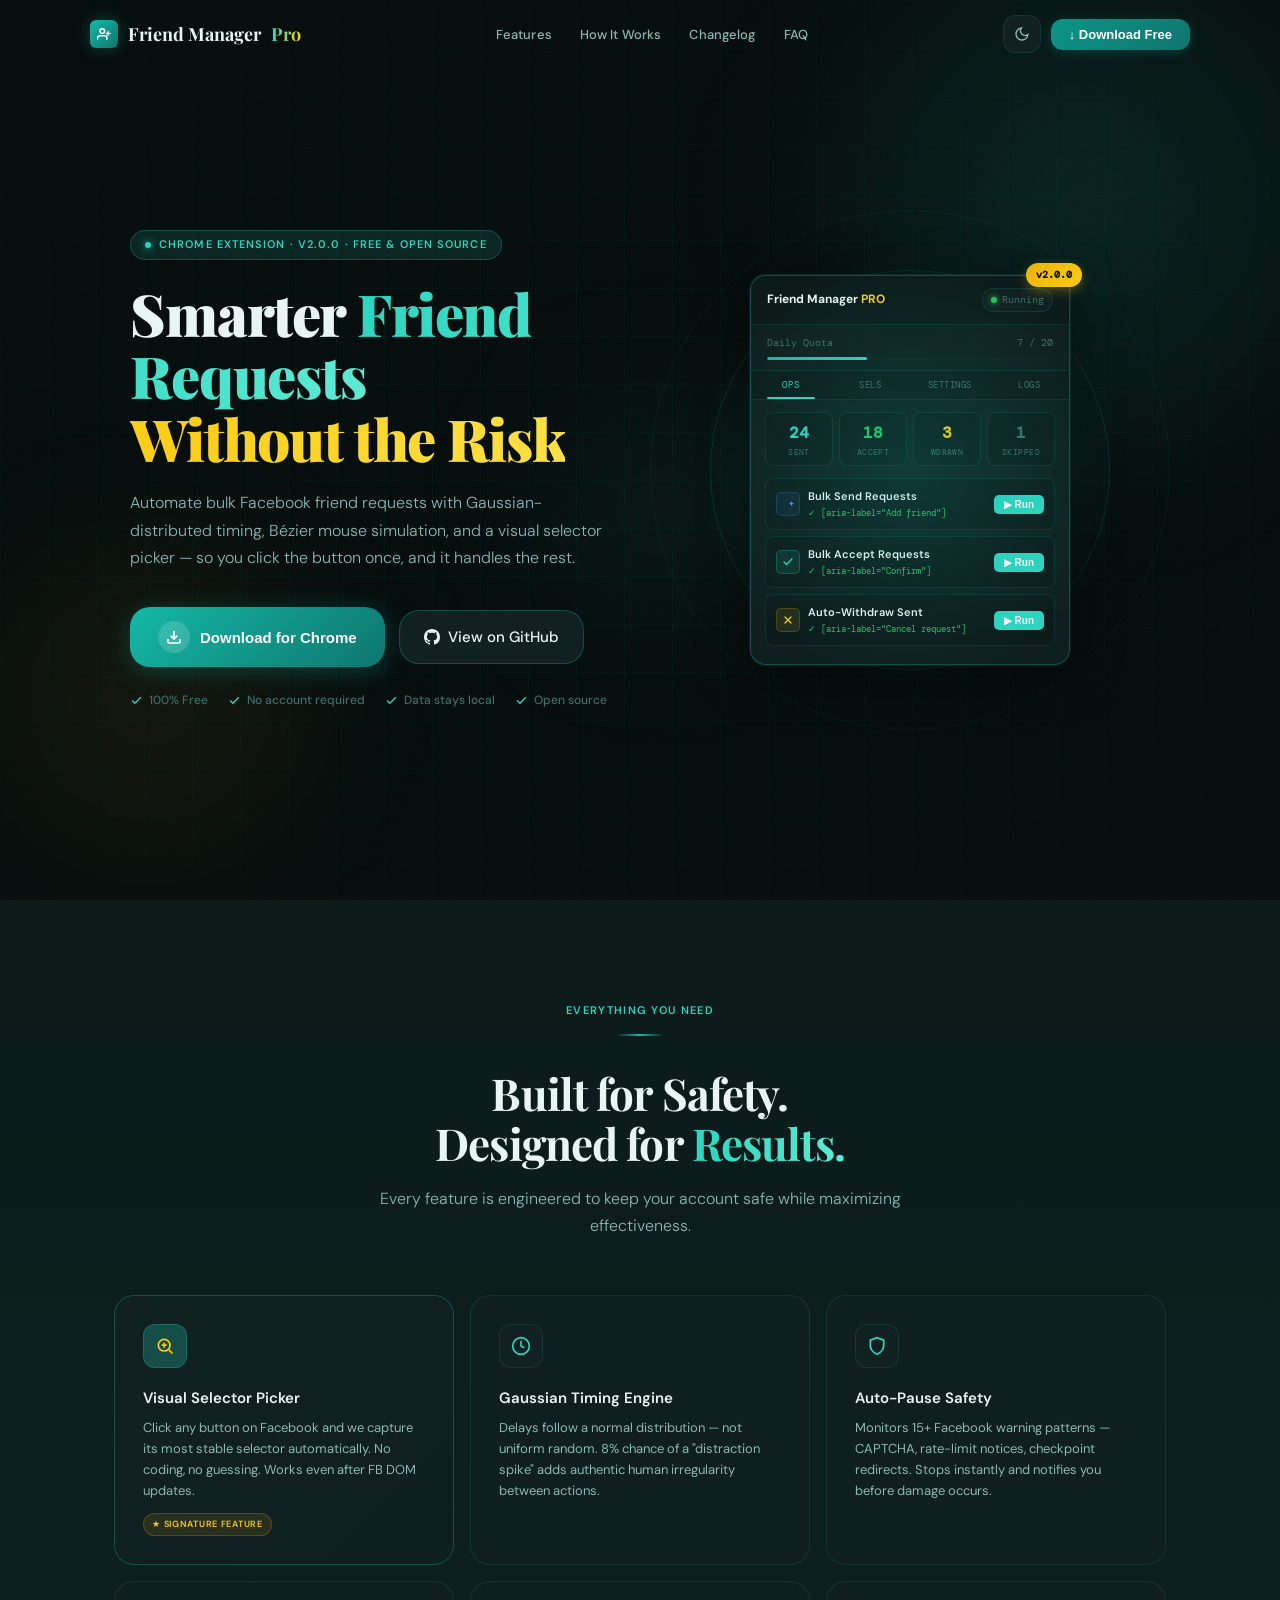
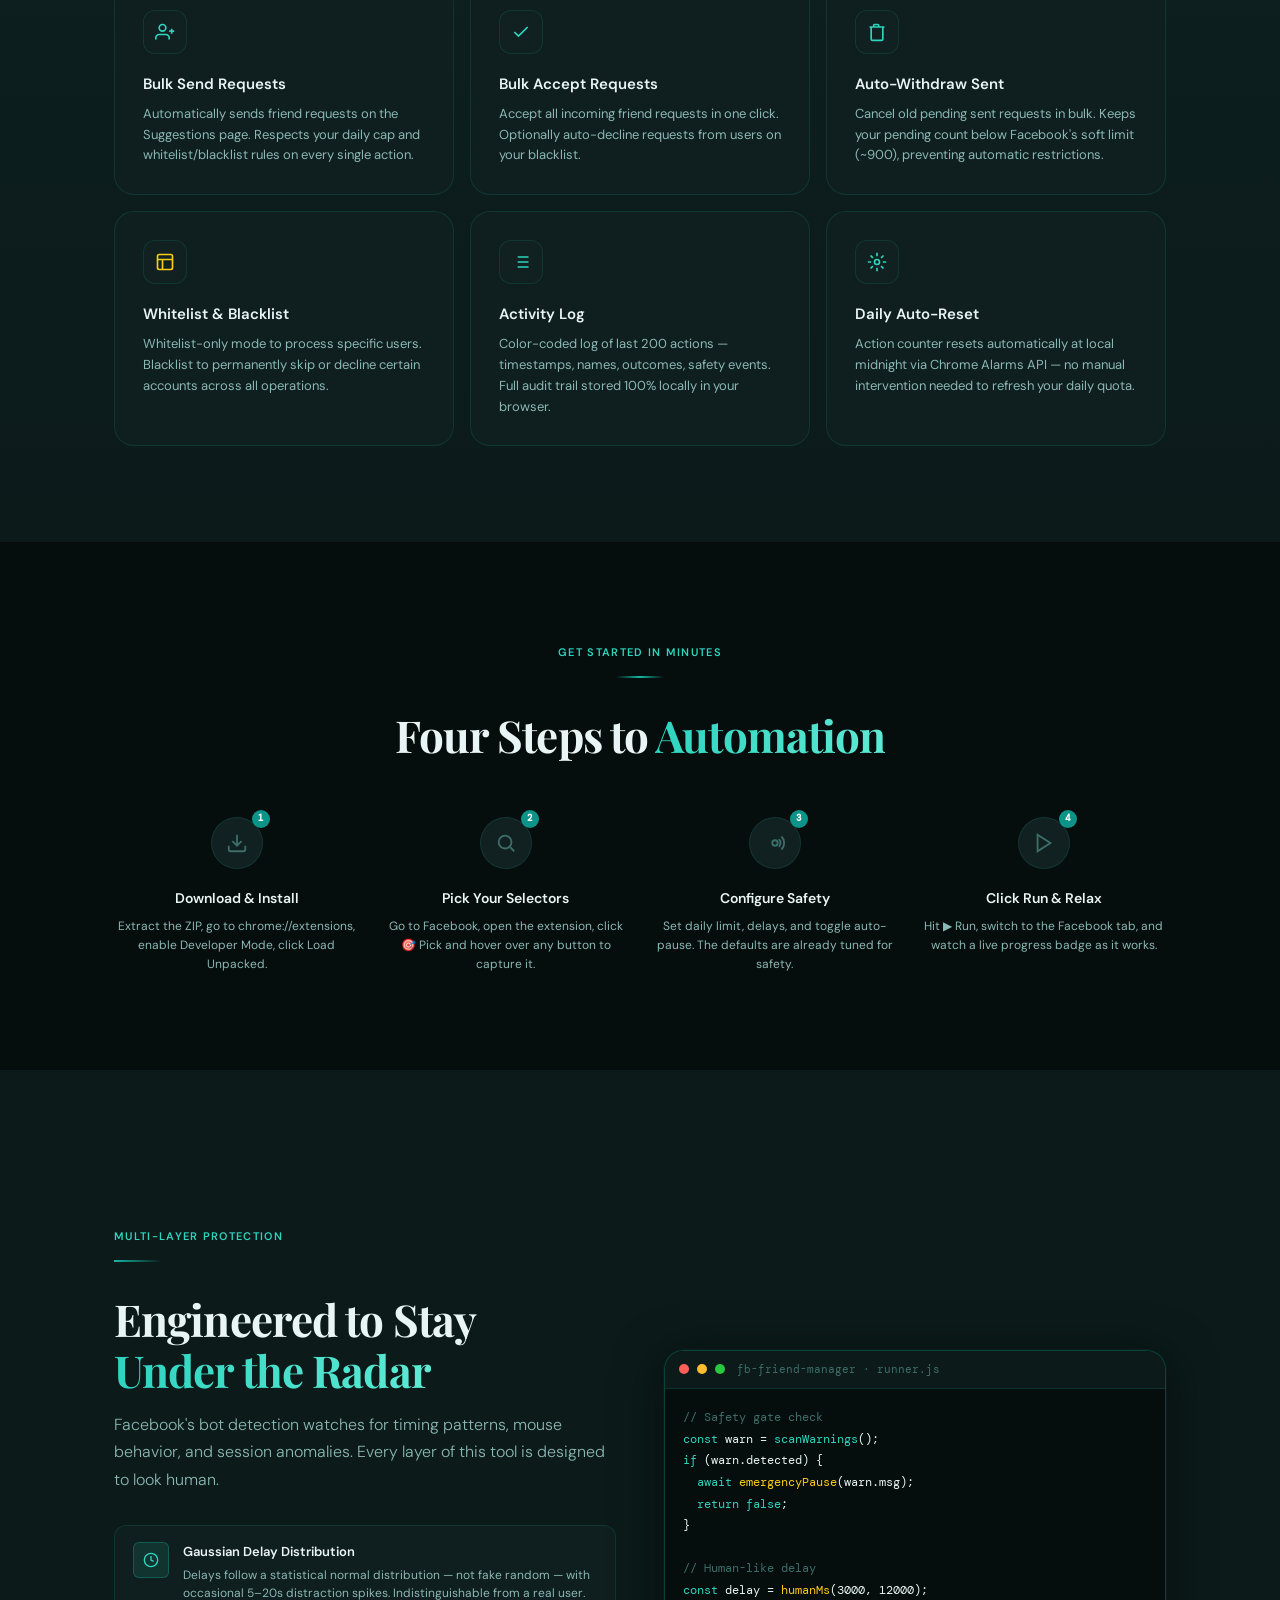
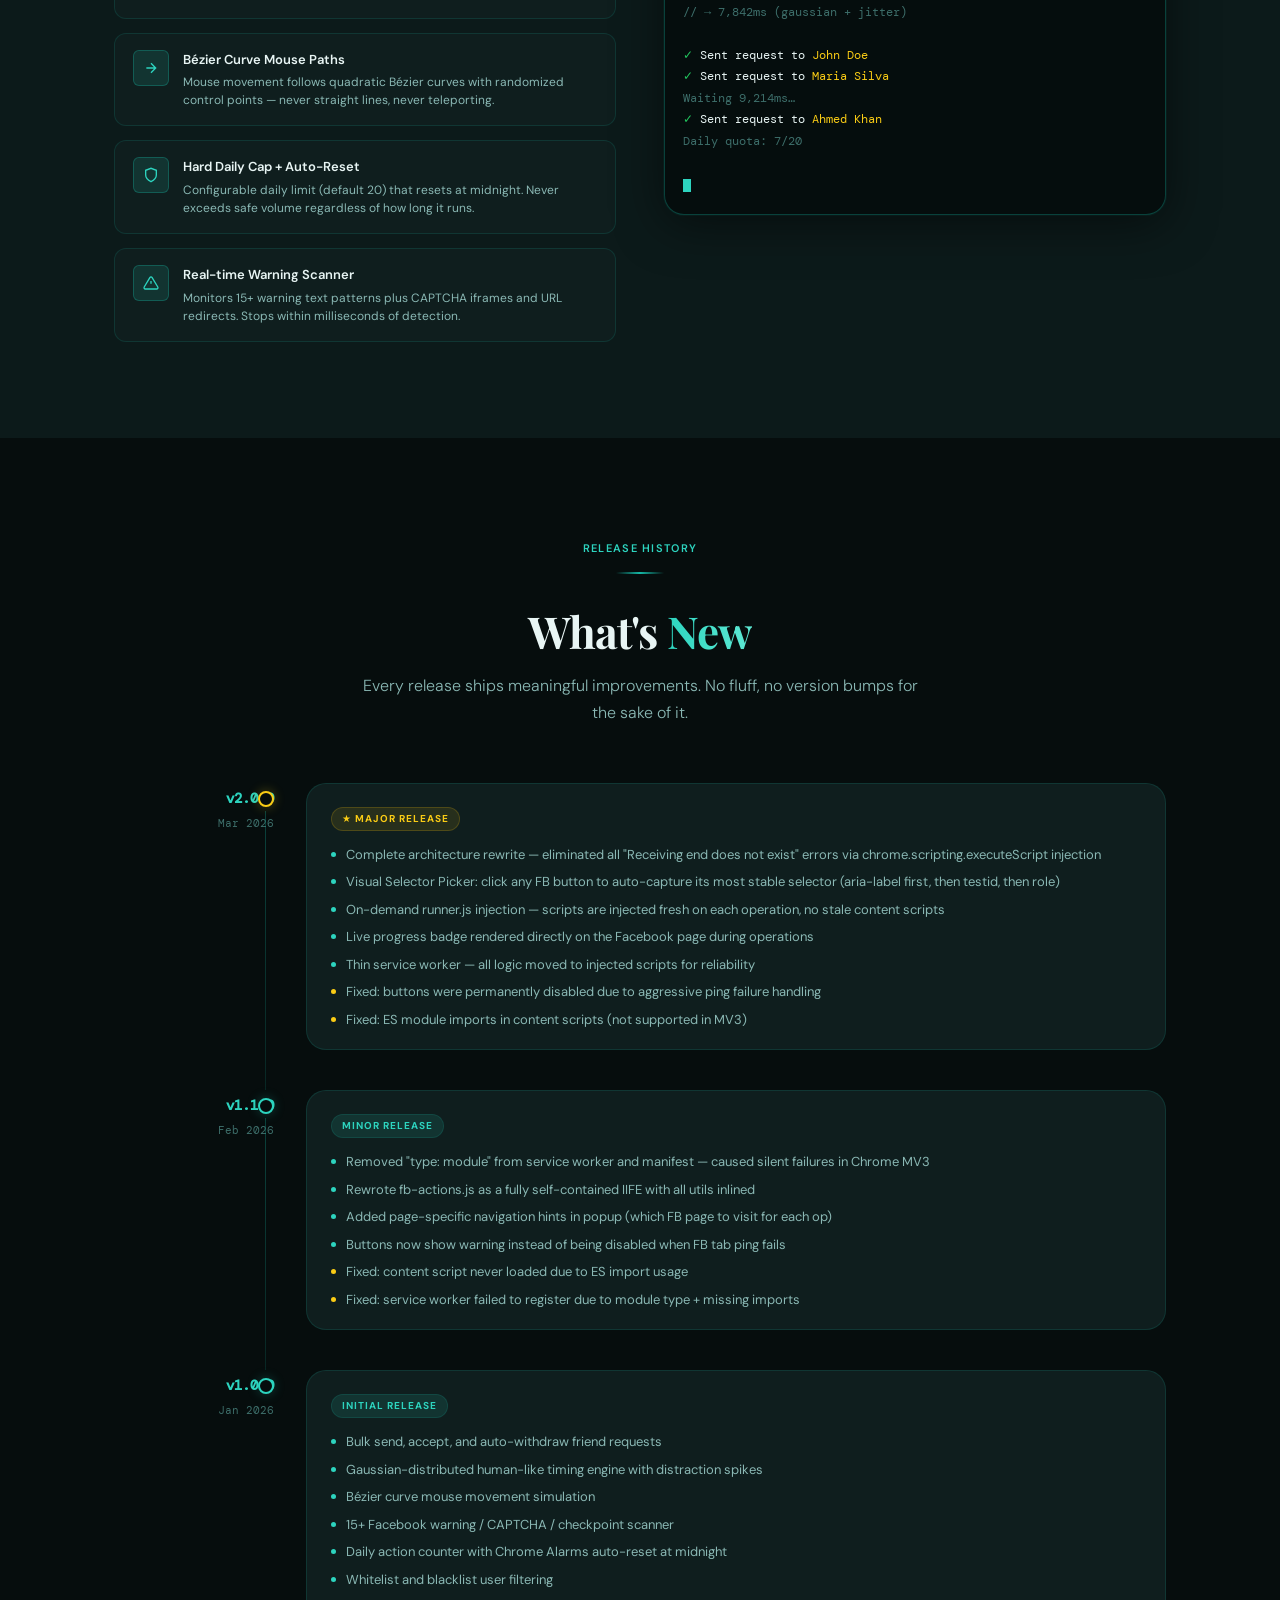
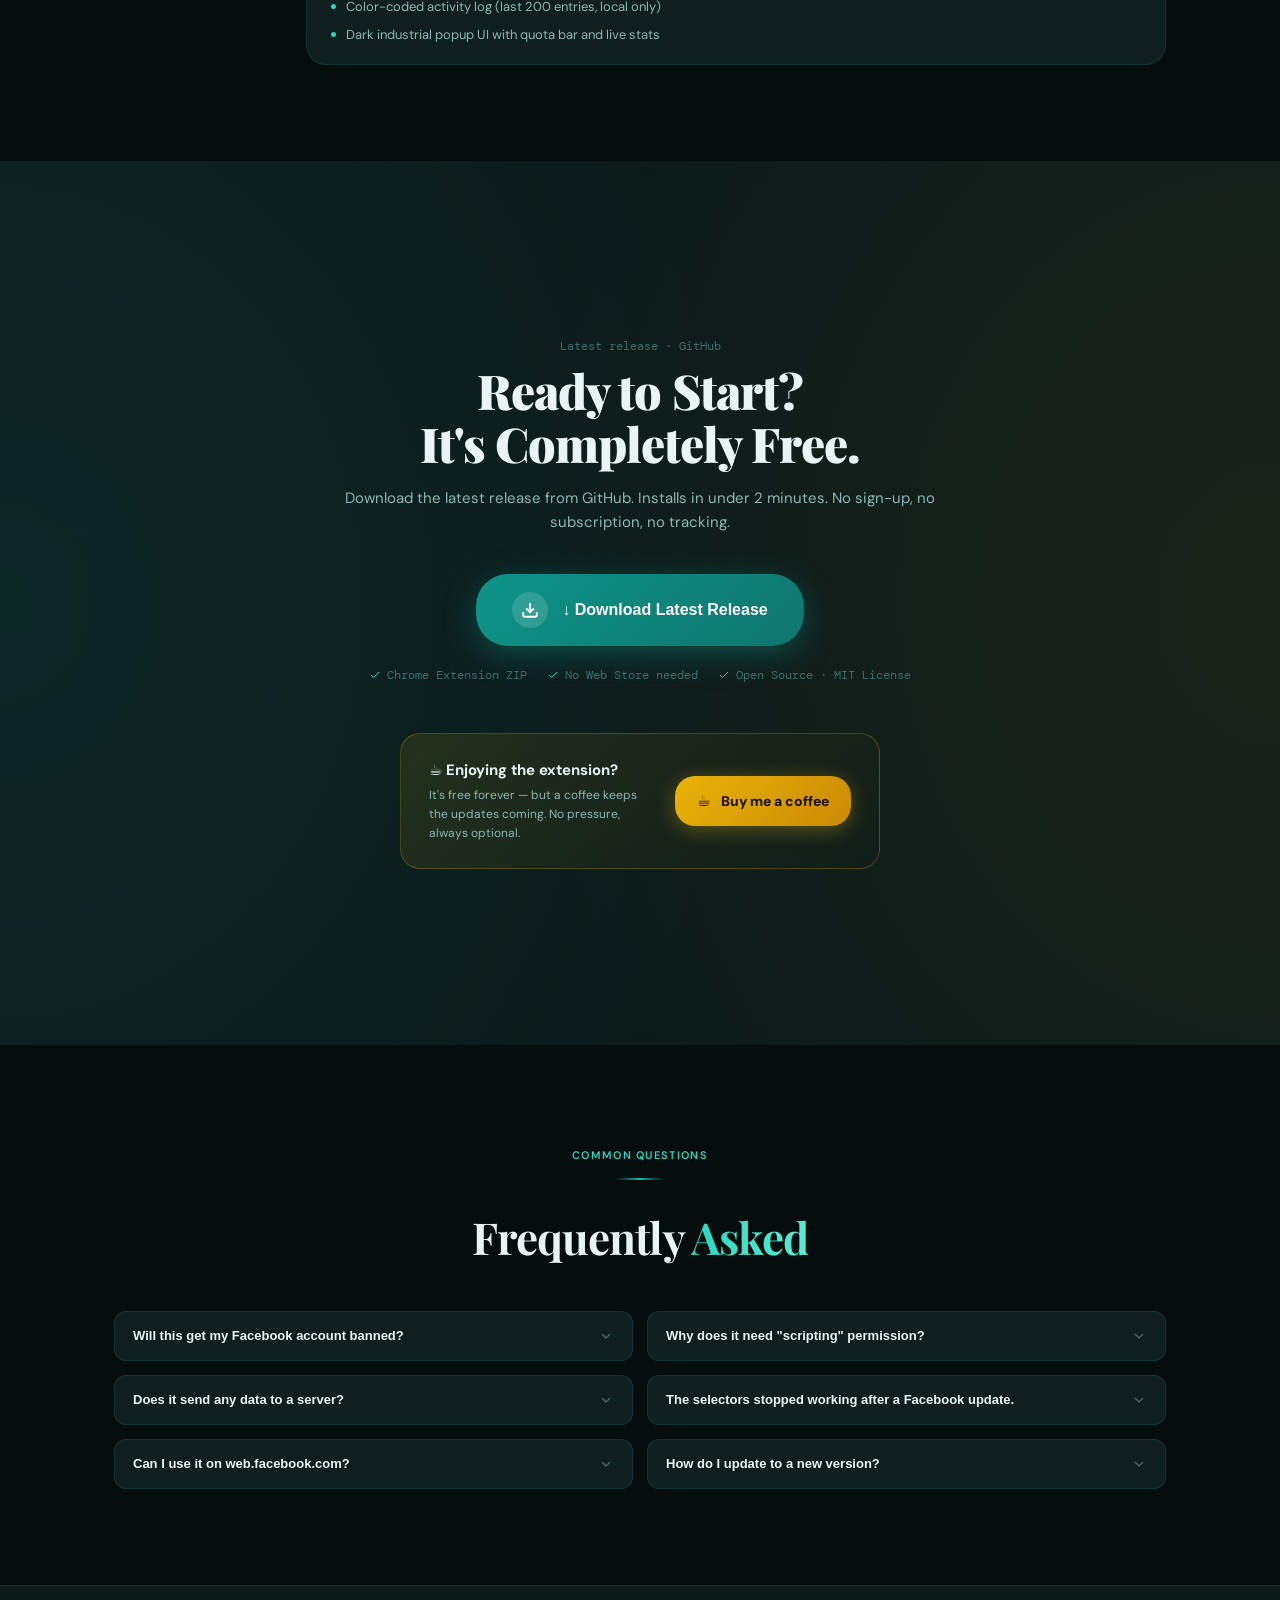
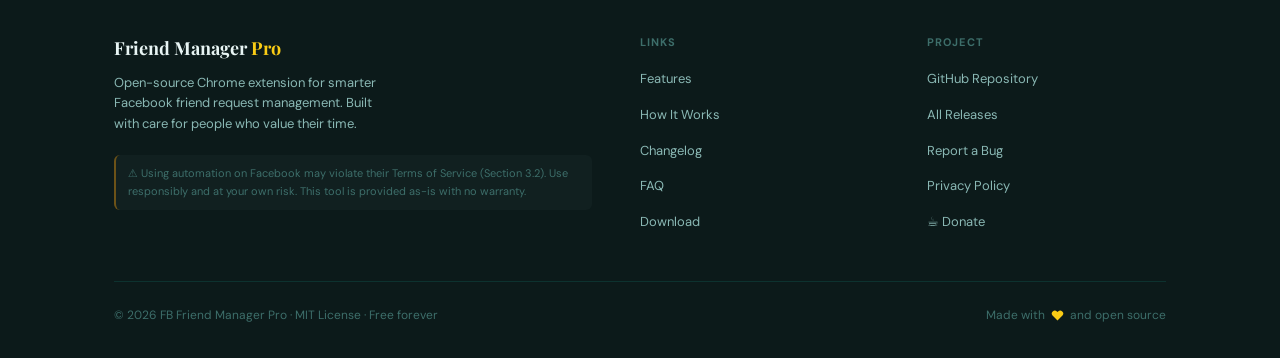
<file: docs/index.html>
<!DOCTYPE html>
<html lang="en" data-theme="dark">
<head>
<meta charset="UTF-8"/>
<meta name="viewport" content="width=device-width, initial-scale=1.0"/>
<title>FB Friend Manager Pro — Smart Bulk Friend Request Automation</title>
<meta name="description" content="Automate Facebook friend requests with human-like behavior, visual selector picking, and multi-layer anti-ban safety. Free, open-source Chrome extension."/>
<link rel="preconnect" href="https://fonts.googleapis.com"/>
<link rel="preconnect" href="https://fonts.gstatic.com" crossorigin/>
<link href="https://fonts.googleapis.com/css2?family=Playfair+Display:ital,wght@0,700;0,900;1,700&family=DM+Sans:wght@300;400;500;600&family=DM+Mono:wght@400;500&display=swap" rel="stylesheet"/>

<style>
/* ═══════════════════════════════════════════════════════════════════
   TOKENS & THEME
═══════════════════════════════════════════════════════════════════ */
:root {
  /* Teal palette */
  --teal-100: #ccfbf1;
  --teal-300: #5eead4;
  --teal-400: #2dd4bf;
  --teal-500: #14b8a6;
  --teal-600: #0d9488;
  --teal-700: #0f766e;
  --teal-900: #042f2e;

  /* Gold palette */
  --gold-100: #fef9c3;
  --gold-300: #fde047;
  --gold-400: #facc15;
  --gold-500: #eab308;
  --gold-600: #ca8a04;
  --gold-700: #a16207;

  /* Radius */
  --r-sm: 6px;
  --r-md: 12px;
  --r-lg: 20px;
  --r-xl: 32px;

  /* Typography */
  --font-display: 'Playfair Display', Georgia, serif;
  --font-body:    'DM Sans', system-ui, sans-serif;
  --font-mono:    'DM Mono', monospace;

  /* Motion */
  --ease-out-expo: cubic-bezier(0.16,1,0.3,1);
  --ease-in-out:   cubic-bezier(0.4,0,0.2,1);
}

/* Dark theme (default) */
[data-theme="dark"] {
  --bg-base:      #060d0d;
  --bg-surface:   #0c1a1a;
  --bg-elevated:  #112020;
  --bg-card:      #0f1e1e;
  --bg-hover:     #162828;

  --border:       rgba(20,184,166,.15);
  --border-bright:rgba(20,184,166,.3);

  --accent:       var(--teal-400);
  --accent-dim:   rgba(45,212,191,.12);
  --accent-glow:  rgba(45,212,191,.25);

  --gold:         var(--gold-400);
  --gold-dim:     rgba(250,204,21,.1);
  --gold-glow:    rgba(250,204,21,.3);

  --text-primary:   #e8f5f4;
  --text-secondary: #8ab8b4;
  --text-muted:     #3d6e6a;

  --shadow-card: 0 8px 48px rgba(0,0,0,.5), 0 0 0 1px rgba(20,184,166,.08);
  --shadow-glow: 0 0 60px rgba(45,212,191,.08);
}

/* Light theme */
[data-theme="light"] {
  --bg-base:      #f0fafa;
  --bg-surface:   #ffffff;
  --bg-elevated:  #f7fefe;
  --bg-card:      #ffffff;
  --bg-hover:     #e6f7f6;

  --border:       rgba(13,148,136,.15);
  --border-bright:rgba(13,148,136,.3);

  --accent:       var(--teal-600);
  --accent-dim:   rgba(13,148,136,.08);
  --accent-glow:  rgba(13,148,136,.15);

  --gold:         var(--gold-600);
  --gold-dim:     rgba(202,138,4,.08);
  --gold-glow:    rgba(202,138,4,.2);

  --text-primary:   #0c1a1a;
  --text-secondary: #2c6b65;
  --text-muted:     #7aaba7;

  --shadow-card: 0 4px 24px rgba(13,148,136,.08), 0 0 0 1px rgba(13,148,136,.1);
  --shadow-glow: 0 0 40px rgba(13,148,136,.06);
}

/* ── Reset ─────────────────────────────────────────────────────── */
*, *::before, *::after { box-sizing: border-box; margin: 0; padding: 0; }
html { scroll-behavior: smooth; }
body {
  font-family: var(--font-body);
  background: var(--bg-base);
  color: var(--text-primary);
  line-height: 1.6;
  overflow-x: hidden;
  transition: background .3s, color .3s;
}
a { color: inherit; text-decoration: none; }
img { max-width: 100%; }

/* ── Noise texture overlay ─────────────────────────────────────── */
body::before {
  content: '';
  position: fixed; inset: 0; z-index: 0; pointer-events: none;
  opacity: .025;
  background-image: url("data:image/svg+xml,%3Csvg viewBox='0 0 256 256' xmlns='http://www.w3.org/2000/svg'%3E%3Cfilter id='noise'%3E%3CfeTurbulence type='fractalNoise' baseFrequency='0.9' numOctaves='4' stitchTiles='stitch'/%3E%3C/filter%3E%3Crect width='100%25' height='100%25' filter='url(%23noise)'/%3E%3C/svg%3E");
  background-size: 200px 200px;
}

/* ── Section container ─────────────────────────────────────────── */
.container { max-width: 1100px; margin: 0 auto; padding: 0 24px; position: relative; z-index: 1; }

/* ── Reveal animation ──────────────────────────────────────────── */
.reveal {
  opacity: 0; transform: translateY(28px);
  transition: opacity .7s var(--ease-out-expo), transform .7s var(--ease-out-expo);
}
.reveal.visible { opacity: 1; transform: none; }
.reveal-delay-1 { transition-delay: .1s; }
.reveal-delay-2 { transition-delay: .2s; }
.reveal-delay-3 { transition-delay: .3s; }
.reveal-delay-4 { transition-delay: .4s; }
.reveal-delay-5 { transition-delay: .5s; }

/* ════════════════════════════════════════════════════════════════
   NAV
════════════════════════════════════════════════════════════════ */
.nav {
  position: fixed; top: 0; left: 0; right: 0; z-index: 100;
  padding: 0 24px;
  transition: background .3s, backdrop-filter .3s;
}
.nav.scrolled {
  background: rgba(6,13,13,.85);
  backdrop-filter: blur(20px);
  border-bottom: 1px solid var(--border);
}
[data-theme="light"] .nav.scrolled {
  background: rgba(240,250,250,.88);
}
.nav-inner {
  max-width: 1100px; margin: 0 auto;
  display: flex; align-items: center; justify-content: space-between;
  height: 68px;
}
.nav-logo {
  display: flex; align-items: center; gap: 10px;
  font-family: var(--font-display); font-size: 18px; font-weight: 700;
  color: var(--text-primary);
}
.nav-logo-dot {
  width: 28px; height: 28px; border-radius: var(--r-sm);
  background: linear-gradient(135deg, var(--teal-500), var(--teal-700));
  display: flex; align-items: center; justify-content: center;
  box-shadow: 0 0 16px var(--accent-glow);
}
.nav-logo-dot svg { color: white; }
.nav-logo span {
  background: linear-gradient(90deg, var(--accent), var(--gold));
  -webkit-background-clip: text; -webkit-text-fill-color: transparent;
  background-clip: text;
}
.nav-links {
  display: flex; align-items: center; gap: 28px;
  list-style: none;
}
.nav-links a {
  font-size: 13px; font-weight: 500; color: var(--text-secondary);
  transition: color .2s; letter-spacing: .01em;
}
.nav-links a:hover { color: var(--text-primary); }
.nav-actions { display: flex; align-items: center; gap: 10px; }

/* Theme toggle */
.btn-theme {
  width: 38px; height: 38px; border-radius: var(--r-md);
  background: var(--bg-elevated); border: 1px solid var(--border);
  color: var(--text-secondary); cursor: pointer; display: flex;
  align-items: center; justify-content: center; transition: all .2s;
}
.btn-theme:hover { border-color: var(--accent); color: var(--accent); }
.icon-sun, .icon-moon { width: 16px; height: 16px; }
[data-theme="dark"] .icon-sun { display: none; }
[data-theme="light"] .icon-moon { display: none; }

.btn-nav-download {
  background: linear-gradient(135deg, var(--teal-600), var(--teal-700));
  color: white; border: none; border-radius: var(--r-md);
  padding: 8px 18px; font-size: 13px; font-weight: 600;
  cursor: pointer; transition: all .2s; white-space: nowrap;
  box-shadow: 0 2px 12px rgba(13,148,136,.3);
}
.btn-nav-download:hover { transform: translateY(-1px); box-shadow: 0 4px 20px rgba(13,148,136,.4); }

/* ════════════════════════════════════════════════════════════════
   HERO
════════════════════════════════════════════════════════════════ */
.hero {
  min-height: 100vh;
  display: flex; align-items: center;
  padding: 120px 0 80px;
  position: relative; overflow: hidden;
}

/* Mesh gradient orbs */
.hero-orb {
  position: absolute; border-radius: 50%;
  filter: blur(80px); pointer-events: none;
}
.hero-orb-1 {
  width: 600px; height: 600px;
  background: radial-gradient(circle, rgba(20,184,166,.18), transparent 70%);
  top: -100px; right: -100px;
}
.hero-orb-2 {
  width: 400px; height: 400px;
  background: radial-gradient(circle, rgba(234,179,8,.1), transparent 70%);
  bottom: 0; left: -50px;
}
.hero-orb-3 {
  width: 300px; height: 300px;
  background: radial-gradient(circle, rgba(45,212,191,.1), transparent 70%);
  top: 40%; left: 40%;
}

/* Decorative grid lines */
.hero-grid {
  position: absolute; inset: 0; pointer-events: none;
  background-image:
    linear-gradient(rgba(20,184,166,.04) 1px, transparent 1px),
    linear-gradient(90deg, rgba(20,184,166,.04) 1px, transparent 1px);
  background-size: 48px 48px;
  mask-image: radial-gradient(ellipse 80% 80% at 50% 50%, black 30%, transparent 100%);
}

.hero-inner {
  display: grid; grid-template-columns: 1fr 1fr;
  align-items: center; gap: 60px;
}

.hero-eyebrow {
  display: inline-flex; align-items: center; gap: 8px;
  background: var(--accent-dim); border: 1px solid var(--border-bright);
  border-radius: 99px; padding: 5px 14px;
  font-size: 11px; font-weight: 600; letter-spacing: .1em;
  text-transform: uppercase; color: var(--accent);
  margin-bottom: 22px;
}
.hero-eyebrow-dot {
  width: 6px; height: 6px; border-radius: 50%;
  background: var(--accent); box-shadow: 0 0 8px var(--accent);
  animation: pulse-dot 2s infinite;
}
@keyframes pulse-dot { 0%,100%{opacity:1;transform:scale(1)} 50%{opacity:.5;transform:scale(.8)} }

.hero-title {
  font-family: var(--font-display); font-size: clamp(36px, 5vw, 58px);
  font-weight: 900; line-height: 1.08; letter-spacing: -.02em;
  color: var(--text-primary); margin-bottom: 20px;
}
.hero-title .line-teal {
  background: linear-gradient(90deg, var(--teal-400), var(--teal-300));
  -webkit-background-clip: text; -webkit-text-fill-color: transparent;
  background-clip: text;
}
.hero-title .line-gold {
  background: linear-gradient(90deg, var(--gold-400), var(--gold-300));
  -webkit-background-clip: text; -webkit-text-fill-color: transparent;
  background-clip: text;
}

.hero-desc {
  font-size: 16px; color: var(--text-secondary); line-height: 1.7;
  max-width: 480px; margin-bottom: 36px; font-weight: 300;
}

.hero-actions { display: flex; align-items: center; gap: 14px; flex-wrap: wrap; }

.btn-primary {
  display: inline-flex; align-items: center; gap: 10px;
  background: linear-gradient(135deg, var(--teal-500), var(--teal-700));
  color: white; border: none; border-radius: var(--r-lg);
  padding: 14px 28px; font-size: 15px; font-weight: 600;
  cursor: pointer; transition: all .25s var(--ease-out-expo);
  box-shadow: 0 4px 24px rgba(13,148,136,.35);
  position: relative; overflow: hidden;
}
.btn-primary::before {
  content: ''; position: absolute; inset: 0;
  background: linear-gradient(135deg, rgba(255,255,255,.12), transparent);
  opacity: 0; transition: opacity .2s;
}
.btn-primary:hover { transform: translateY(-2px); box-shadow: 0 8px 32px rgba(13,148,136,.45); }
.btn-primary:hover::before { opacity: 1; }
.btn-primary:active { transform: translateY(0); }
.btn-primary svg { flex-shrink: 0; }

.btn-secondary {
  display: inline-flex; align-items: center; gap: 8px;
  background: var(--bg-elevated); border: 1px solid var(--border-bright);
  color: var(--text-primary); border-radius: var(--r-lg);
  padding: 14px 24px; font-size: 15px; font-weight: 500;
  cursor: pointer; transition: all .2s;
}
.btn-secondary:hover { background: var(--bg-hover); border-color: var(--accent); }

.hero-trust {
  display: flex; align-items: center; gap: 20px; margin-top: 24px; flex-wrap: wrap;
}
.trust-item {
  display: flex; align-items: center; gap: 6px;
  font-size: 12px; color: var(--text-muted); font-weight: 500;
}
.trust-item svg { color: var(--accent); }

/* ── Extension mockup ─────────────────────────────────────────── */
.hero-visual {
  display: flex; justify-content: center; align-items: center;
  position: relative;
}

.mockup-wrapper {
  position: relative;
  animation: float 5s ease-in-out infinite;
}
@keyframes float { 0%,100%{transform:translateY(0)} 50%{transform:translateY(-14px)} }

.mockup-glow {
  position: absolute; inset: -40px;
  background: radial-gradient(circle at 50% 50%, rgba(20,184,166,.2), transparent 70%);
  pointer-events: none;
}

.mockup {
  width: 320px;
  background: var(--bg-card);
  border: 1px solid var(--border-bright);
  border-radius: 16px;
  box-shadow: var(--shadow-card), 0 0 0 1px rgba(20,184,166,.1);
  overflow: hidden;
  font-family: var(--font-mono);
}
.mockup-header {
  background: var(--bg-surface);
  padding: 12px 16px;
  display: flex; align-items: center; justify-content: space-between;
  border-bottom: 1px solid var(--border);
}
.mockup-brand { font-size: 12px; font-weight: 700; color: var(--text-primary); font-family: var(--font-body); }
.mockup-brand span { color: var(--gold); }
.mockup-status {
  display: flex; align-items: center; gap: 5px;
  font-size: 10px; color: var(--text-muted);
  background: var(--bg-elevated); border-radius: 99px;
  padding: 3px 8px; border: 1px solid var(--border);
}
.status-dot-green { width: 6px; height: 6px; border-radius: 50%; background: #22c55e; box-shadow: 0 0 6px #22c55e; animation: pulse-dot 1.5s infinite; }

.mockup-quota { padding: 10px 16px; border-bottom: 1px solid var(--border); }
.mq-row { display: flex; justify-content: space-between; font-size: 10px; color: var(--text-muted); margin-bottom: 6px; }
.mq-bar { height: 3px; background: var(--bg-elevated); border-radius: 99px; overflow: hidden; }
.mq-fill { height: 100%; width: 35%; background: linear-gradient(90deg, var(--teal-500), var(--teal-400)); border-radius: 99px; }

.mockup-tabs {
  display: grid; grid-template-columns: repeat(4,1fr);
  border-bottom: 1px solid var(--border);
  background: var(--bg-surface);
}
.mockup-tab { padding: 7px 4px; text-align: center; font-size: 9px; color: var(--text-muted); text-transform: uppercase; letter-spacing: .06em; }
.mockup-tab.active { color: var(--accent); position: relative; }
.mockup-tab.active::after { content: ''; position: absolute; bottom:0; left:20%; right:20%; height:2px; background: var(--accent); border-radius:99px; }

.mockup-body { padding: 12px 14px; }
.mockup-stats { display: grid; grid-template-columns: repeat(4,1fr); gap: 6px; margin-bottom: 12px; }
.mstat { background: var(--bg-surface); border: 1px solid var(--border); border-radius: 8px; padding: 7px; text-align: center; }
.mstat-val { font-size: 16px; font-weight: 700; color: var(--accent); }
.mstat-val.g { color: #22c55e; }
.mstat-val.a { color: var(--gold); }
.mstat-lbl { font-size: 8px; color: var(--text-muted); text-transform: uppercase; letter-spacing:.06em; }

.mockup-op {
  display: flex; align-items: center; gap: 8px;
  background: var(--bg-surface); border: 1px solid var(--border);
  border-radius: 8px; padding: 9px 10px; margin-bottom: 6px;
  cursor: default;
}
.mop-icon { width: 24px; height: 24px; border-radius: 5px; display:flex; align-items:center; justify-content:center; flex-shrink:0; }
.mop-icon.blue { background: rgba(79,142,247,.1); color: #4f8ef7; border: 1px solid rgba(79,142,247,.2); }
.mop-icon.teal { background: var(--accent-dim); color: var(--accent); border: 1px solid var(--border-bright); }
.mop-icon.gold { background: var(--gold-dim); color: var(--gold); border: 1px solid rgba(234,179,8,.2); }
.mop-text { flex: 1; }
.mop-name { font-size: 11px; font-weight: 600; color: var(--text-primary); font-family: var(--font-body); }
.mop-sel { font-size: 9px; color: #22c55e; font-family: var(--font-mono); }
.mop-btn { background: var(--accent); color: white; border: none; border-radius: 5px; padding: 4px 10px; font-size: 10px; font-weight: 700; cursor: pointer; }

/* Decorative orb behind mockup */
.mockup-ring {
  position: absolute; border-radius: 50%;
  border: 1px solid var(--border);
  pointer-events: none; z-index: -1;
}
.mockup-ring-1 { width: 400px; height: 400px; top: 50%; left: 50%; transform: translate(-50%,-50%); }
.mockup-ring-2 { width: 520px; height: 520px; top: 50%; left: 50%; transform: translate(-50%,-50%); opacity: .5; }

/* Version badge */
.version-badge {
  position: absolute; top: -12px; right: -12px;
  background: linear-gradient(135deg, var(--gold-500), var(--gold-400));
  color: #0c0c00; font-size: 10px; font-weight: 700;
  padding: 4px 10px; border-radius: 99px;
  box-shadow: 0 4px 12px var(--gold-glow);
  font-family: var(--font-mono);
}

/* ════════════════════════════════════════════════════════════════
   SECTION SHARED
════════════════════════════════════════════════════════════════ */
section { padding: 96px 0; position: relative; }

.section-eyebrow {
  display: inline-block; font-size: 11px; font-weight: 600;
  letter-spacing: .12em; text-transform: uppercase;
  color: var(--accent); margin-bottom: 14px;
}
.section-title {
  font-family: var(--font-display); font-size: clamp(28px, 3.5vw, 44px);
  font-weight: 700; line-height: 1.15; letter-spacing: -.02em;
  color: var(--text-primary); margin-bottom: 16px;
}
.section-title .highlight {
  background: linear-gradient(90deg, var(--teal-400), var(--teal-300));
  -webkit-background-clip: text; -webkit-text-fill-color: transparent;
  background-clip: text;
}
.section-desc {
  font-size: 16px; color: var(--text-secondary);
  max-width: 560px; line-height: 1.7; font-weight: 300;
}
.text-center { text-align: center; }
.text-center .section-desc { margin: 0 auto; }

/* Section divider */
.section-divider {
  width: 48px; height: 2px;
  background: linear-gradient(90deg, var(--teal-500), transparent);
  margin-bottom: 32px;
}
.text-center .section-divider { margin: 0 auto 32px; background: linear-gradient(90deg, transparent, var(--teal-500), transparent); }

/* ════════════════════════════════════════════════════════════════
   FEATURES
════════════════════════════════════════════════════════════════ */
.features { background: var(--bg-surface); }
.features::before {
  content: ''; position: absolute; inset: 0;
  background: linear-gradient(180deg, transparent, rgba(20,184,166,.03), transparent);
  pointer-events: none;
}

.features-grid {
  display: grid; grid-template-columns: repeat(3,1fr);
  gap: 16px; margin-top: 56px;
}
@media (max-width: 768px) { .features-grid { grid-template-columns: 1fr; } }

.feature-card {
  background: var(--bg-card); border: 1px solid var(--border);
  border-radius: var(--r-lg); padding: 28px;
  transition: all .3s var(--ease-out-expo);
  position: relative; overflow: hidden;
}
.feature-card::before {
  content: ''; position: absolute; top: 0; left: 0; right: 0; height: 1px;
  background: linear-gradient(90deg, transparent, var(--accent-dim), transparent);
  opacity: 0; transition: opacity .3s;
}
.feature-card:hover { border-color: var(--border-bright); transform: translateY(-4px); box-shadow: var(--shadow-card); }
.feature-card:hover::before { opacity: 1; }

.feature-card.featured {
  background: linear-gradient(135deg, var(--bg-elevated), var(--bg-card));
  border-color: var(--border-bright);
  grid-column: span 1;
}
.feature-card.featured .feature-icon-wrap { background: var(--accent-glow); border-color: var(--border-bright); }

.feature-icon-wrap {
  width: 44px; height: 44px; border-radius: var(--r-md);
  background: var(--bg-elevated); border: 1px solid var(--border);
  display: flex; align-items: center; justify-content: center;
  color: var(--accent); margin-bottom: 18px;
  transition: all .3s;
}
.feature-card:hover .feature-icon-wrap { background: var(--accent-dim); border-color: var(--border-bright); }
.feature-icon-wrap.gold { color: var(--gold); }
.feature-card:hover .feature-icon-wrap.gold { background: var(--gold-dim); border-color: rgba(234,179,8,.25); }

.feature-title { font-size: 15px; font-weight: 600; color: var(--text-primary); margin-bottom: 8px; }
.feature-desc { font-size: 13px; color: var(--text-secondary); line-height: 1.6; }

.feature-tag {
  display: inline-block; font-size: 9px; font-weight: 600; letter-spacing: .08em;
  text-transform: uppercase; padding: 3px 8px; border-radius: 99px;
  background: var(--gold-dim); color: var(--gold); border: 1px solid rgba(234,179,8,.2);
  margin-top: 12px;
}

/* ════════════════════════════════════════════════════════════════
   HOW IT WORKS
════════════════════════════════════════════════════════════════ */
.steps { position: relative; }

.steps-connector {
  position: absolute; top: 70px; left: 50%; transform: translateX(-50%);
  width: 80%; height: 1px;
  background: linear-gradient(90deg, transparent, var(--border-bright), transparent);
  pointer-events: none;
  display: none;
}

.steps-grid {
  display: grid; grid-template-columns: repeat(4,1fr);
  gap: 24px; margin-top: 56px; position: relative;
}
@media (max-width: 768px) { .steps-grid { grid-template-columns: 1fr 1fr; } }

.step-card {
  text-align: center; position: relative;
}
.step-num {
  width: 52px; height: 52px; border-radius: 50%;
  background: var(--bg-elevated); border: 1px solid var(--border);
  display: flex; align-items: center; justify-content: center;
  margin: 0 auto 18px;
  font-family: var(--font-mono); font-size: 13px; font-weight: 700;
  color: var(--text-muted); position: relative;
  transition: all .3s;
}
.step-card:hover .step-num {
  background: var(--accent-dim); border-color: var(--border-bright);
  color: var(--accent); box-shadow: 0 0 24px var(--accent-glow);
}
.step-num::before {
  content: attr(data-n);
  position: absolute; top: -8px; right: -8px;
  width: 18px; height: 18px; border-radius: 50%;
  background: var(--teal-600); color: white;
  font-size: 9px; font-weight: 700;
  display: flex; align-items: center; justify-content: center;
}
.step-num svg { width: 22px; height: 22px; }
.step-title { font-size: 14px; font-weight: 600; color: var(--text-primary); margin-bottom: 8px; }
.step-desc { font-size: 12px; color: var(--text-secondary); line-height: 1.6; }

/* ════════════════════════════════════════════════════════════════
   ANTI-BAN
════════════════════════════════════════════════════════════════ */
.safety { background: var(--bg-surface); }

.safety-grid {
  display: grid; grid-template-columns: 1fr 1fr;
  gap: 48px; align-items: center; margin-top: 56px;
}
@media (max-width: 768px) { .safety-grid { grid-template-columns: 1fr; } }

.safety-list { display: flex; flex-direction: column; gap: 14px; }
.safety-item {
  display: flex; align-items: flex-start; gap: 14px;
  background: var(--bg-card); border: 1px solid var(--border);
  border-radius: var(--r-md); padding: 16px 18px;
  transition: all .2s;
}
.safety-item:hover { border-color: var(--border-bright); transform: translateX(4px); }
.safety-item-icon {
  width: 36px; height: 36px; flex-shrink: 0; border-radius: var(--r-sm);
  display: flex; align-items: center; justify-content: center;
  background: var(--accent-dim); border: 1px solid var(--border-bright);
  color: var(--accent);
}
.safety-item h4 { font-size: 13px; font-weight: 600; color: var(--text-primary); margin-bottom: 3px; }
.safety-item p  { font-size: 12px; color: var(--text-secondary); line-height: 1.5; }

/* Terminal block */
.terminal {
  background: #050d0d; border: 1px solid var(--border-bright);
  border-radius: var(--r-lg); overflow: hidden;
  box-shadow: var(--shadow-card);
}
.terminal-bar {
  background: var(--bg-surface); padding: 10px 14px;
  display: flex; align-items: center; gap: 8px;
  border-bottom: 1px solid var(--border);
}
.term-dot { width: 10px; height: 10px; border-radius: 50%; }
.term-dot.r { background: #ff5f57; }
.term-dot.y { background: #febc2e; }
.term-dot.g { background: #28c840; }
.terminal-title { font-family: var(--font-mono); font-size: 11px; color: var(--text-muted); margin-left: 4px; }
.terminal-body { padding: 18px; font-family: var(--font-mono); font-size: 12px; line-height: 1.8; }
.t-dim  { color: #3d6e6a; }
.t-teal { color: var(--teal-400); }
.t-gold { color: var(--gold-400); }
.t-green{ color: #22c55e; }
.t-red  { color: #ef4444; }
.t-white{ color: var(--text-primary); }
.t-cursor { display: inline-block; width: 8px; height: 13px; background: var(--teal-400); animation: blink .9s step-end infinite; vertical-align: text-bottom; }
@keyframes blink { 0%,100%{opacity:1} 50%{opacity:0} }

/* ════════════════════════════════════════════════════════════════
   CHANGELOG
════════════════════════════════════════════════════════════════ */
.changelog { background: var(--bg-base); }

.changelog-timeline { margin-top: 48px; display: flex; flex-direction: column; gap: 0; }

.cl-entry { display: grid; grid-template-columns: 160px 1fr; gap: 32px; padding-bottom: 40px; position: relative; }
.cl-entry:last-child { padding-bottom: 0; }

/* Vertical line */
.cl-entry::before {
  content: ''; position: absolute;
  left: 151px; top: 28px; bottom: 0;
  width: 1px;
  background: linear-gradient(180deg, var(--border-bright), var(--border));
}
.cl-entry:last-child::before { display: none; }

.cl-meta { text-align: right; padding-top: 4px; }
.cl-version {
  font-family: var(--font-mono); font-size: 14px; font-weight: 700;
  color: var(--accent); display: block;
}
.cl-date { font-size: 11px; color: var(--text-muted); font-family: var(--font-mono); }

.cl-dot {
  position: absolute; left: 144px; top: 8px;
  width: 16px; height: 16px; border-radius: 50%;
  background: var(--bg-base); border: 2px solid var(--accent);
  box-shadow: 0 0 12px var(--accent-glow);
}
.cl-dot.gold { border-color: var(--gold); box-shadow: 0 0 12px var(--gold-glow); }

.cl-card {
  background: var(--bg-card); border: 1px solid var(--border);
  border-radius: var(--r-lg); padding: 20px 24px;
  position: relative;
}
.cl-type {
  font-size: 10px; font-weight: 700; letter-spacing: .1em; text-transform: uppercase;
  padding: 3px 10px; border-radius: 99px; display: inline-flex;
  align-items: center; gap: 6px; margin-bottom: 14px;
}
.cl-type.major { background: var(--gold-dim); color: var(--gold); border: 1px solid rgba(234,179,8,.2); }
.cl-type.minor { background: var(--accent-dim); color: var(--accent); border: 1px solid var(--border); }
.cl-type.patch { background: var(--bg-elevated); color: var(--text-muted); border: 1px solid var(--border); }
.cl-items { list-style: none; display: flex; flex-direction: column; gap: 8px; }
.cl-items li {
  display: flex; align-items: flex-start; gap: 10px;
  font-size: 13px; color: var(--text-secondary); line-height: 1.5;
}
.cl-items li::before {
  content: ''; width: 5px; height: 5px; border-radius: 50%;
  background: var(--accent); flex-shrink: 0; margin-top: 7px;
}
.cl-items li.fix::before  { background: var(--gold); }
.cl-items li.break::before{ background: #ef4444; }

@media (max-width: 640px) {
  .cl-entry { grid-template-columns: 1fr; }
  .cl-entry::before, .cl-dot { display: none; }
  .cl-meta { text-align: left; }
}

/* ════════════════════════════════════════════════════════════════
   DOWNLOAD CTA
════════════════════════════════════════════════════════════════ */
.download-section { background: var(--bg-surface); overflow: hidden; }

.download-bg {
  position: absolute; inset: 0;
  background:
    radial-gradient(ellipse 60% 100% at 0% 50%, rgba(20,184,166,.08), transparent),
    radial-gradient(ellipse 60% 100% at 100% 50%, rgba(234,179,8,.06), transparent);
  pointer-events: none;
}

.download-inner {
  text-align: center; max-width: 640px; margin: 0 auto; padding: 80px 0;
}
.download-version {
  font-family: var(--font-mono); font-size: 12px; color: var(--text-muted);
  margin-bottom: 8px;
}
.download-title {
  font-family: var(--font-display); font-size: clamp(28px, 4vw, 48px);
  font-weight: 900; color: var(--text-primary); margin-bottom: 16px;
  line-height: 1.1; letter-spacing: -.02em;
}
.download-desc { font-size: 15px; color: var(--text-secondary); margin-bottom: 40px; line-height: 1.6; }

.download-btn {
  display: inline-flex; align-items: center; gap: 14px;
  background: linear-gradient(135deg, var(--teal-600), var(--teal-700));
  color: white; border: none; border-radius: var(--r-xl);
  padding: 18px 36px; font-size: 16px; font-weight: 700;
  cursor: pointer; transition: all .3s var(--ease-out-expo);
  box-shadow: 0 8px 32px rgba(13,148,136,.4);
  position: relative; overflow: hidden;
}
.download-btn::after {
  content: ''; position: absolute; inset: 0;
  background: linear-gradient(135deg, rgba(255,255,255,.1), transparent);
  opacity: 0; transition: opacity .2s;
}
.download-btn:hover { transform: translateY(-3px); box-shadow: 0 12px 48px rgba(13,148,136,.5); }
.download-btn:hover::after { opacity: 1; }
.download-btn:active { transform: translateY(0); }
.download-btn.loading { opacity: .7; pointer-events: none; }
.btn-icon-wrap {
  width: 36px; height: 36px; background: rgba(255,255,255,.15);
  border-radius: 99px; display: flex; align-items: center; justify-content: center;
  flex-shrink: 0;
}

.download-meta {
  display: flex; justify-content: center; align-items: center; gap: 20px;
  margin-top: 20px; flex-wrap: wrap;
}
.dl-meta-item {
  display: flex; align-items: center; gap: 6px;
  font-size: 12px; color: var(--text-muted); font-family: var(--font-mono);
}
.dl-meta-item svg { color: var(--accent); }

/* ── Donate card ──────────────────────────────────────────────── */
.donate-card {
  margin-top: 48px; padding: 24px 28px;
  background: linear-gradient(135deg, var(--gold-dim), transparent);
  border: 1px solid rgba(234,179,8,.25);
  border-radius: var(--r-lg);
  display: flex; align-items: center; gap: 20px;
  max-width: 480px; margin-left: auto; margin-right: auto;
  flex-wrap: wrap; justify-content: center;
}
.donate-text h3 {
  font-size: 15px; font-weight: 700; color: var(--text-primary);
  margin-bottom: 4px;
}
.donate-text p { font-size: 12px; color: var(--text-secondary); }
.donate-text { text-align: left; flex: 1; min-width: 160px; }

.btn-donate {
  display: inline-flex; align-items: center; gap: 10px;
  background: linear-gradient(135deg, var(--gold-500), var(--gold-600));
  color: #1a0f00; border: none; border-radius: var(--r-lg);
  padding: 12px 22px; font-size: 14px; font-weight: 700;
  cursor: pointer; transition: all .25s var(--ease-out-expo);
  box-shadow: 0 4px 20px var(--gold-glow); white-space: nowrap;
}
.btn-donate:hover { transform: translateY(-2px); box-shadow: 0 8px 28px var(--gold-glow); }
.btn-donate span { font-size: 16px; }

/* ════════════════════════════════════════════════════════════════
   FAQ
════════════════════════════════════════════════════════════════ */
.faq { background: var(--bg-base); }
.faq-grid {
  display: grid; grid-template-columns: 1fr 1fr;
  gap: 14px; margin-top: 48px;
}
@media (max-width: 640px) { .faq-grid { grid-template-columns: 1fr; } }

.faq-item {
  background: var(--bg-card); border: 1px solid var(--border);
  border-radius: var(--r-md); overflow: hidden;
}
.faq-q {
  width: 100%; background: none; border: none; text-align: left;
  padding: 16px 18px; font-size: 13px; font-weight: 600;
  color: var(--text-primary); cursor: pointer; display: flex;
  justify-content: space-between; align-items: center; gap: 12px;
  transition: color .2s;
}
.faq-q:hover { color: var(--accent); }
.faq-chevron {
  color: var(--text-muted); flex-shrink: 0; transition: transform .3s var(--ease-out-expo);
}
.faq-item.open .faq-chevron { transform: rotate(180deg); color: var(--accent); }
.faq-a {
  max-height: 0; overflow: hidden;
  transition: max-height .4s var(--ease-out-expo), padding .3s;
}
.faq-item.open .faq-a { max-height: 200px; }
.faq-a-inner { padding: 0 18px 16px; font-size: 13px; color: var(--text-secondary); line-height: 1.7; border-top: 1px solid var(--border); padding-top: 12px; }

/* ════════════════════════════════════════════════════════════════
   FOOTER
════════════════════════════════════════════════════════════════ */
footer {
  background: var(--bg-surface); border-top: 1px solid var(--border);
  padding: 48px 0 32px;
}
.footer-inner {
  display: grid; grid-template-columns: 2fr 1fr 1fr;
  gap: 48px; margin-bottom: 48px;
}
@media (max-width: 640px) { .footer-inner { grid-template-columns: 1fr; } }

.footer-brand-name { font-family: var(--font-display); font-size: 18px; font-weight: 700; margin-bottom: 10px; }
.footer-brand-name span { color: var(--gold); }
.footer-desc { font-size: 13px; color: var(--text-secondary); line-height: 1.6; max-width: 280px; margin-bottom: 20px; }
.footer-disclaimer {
  font-size: 11px; color: var(--text-muted); line-height: 1.6;
  padding: 10px 12px; background: var(--bg-elevated); border-radius: var(--r-sm);
  border-left: 2px solid rgba(245,158,11,.4);
}
.footer-col-title { font-size: 11px; font-weight: 700; letter-spacing: .1em; text-transform: uppercase; color: var(--text-muted); margin-bottom: 14px; }
.footer-links { list-style: none; display: flex; flex-direction: column; gap: 10px; }
.footer-links a { font-size: 13px; color: var(--text-secondary); transition: color .2s; }
.footer-links a:hover { color: var(--accent); }

.footer-bottom {
  border-top: 1px solid var(--border); padding-top: 24px;
  display: flex; justify-content: space-between; align-items: center;
  font-size: 12px; color: var(--text-muted); flex-wrap: wrap; gap: 12px;
}
.footer-made { display: flex; align-items: center; gap: 6px; }
.footer-made svg { color: var(--gold); }

/* ════════════════════════════════════════════════════════════════
   MISC / RESPONSIVE
════════════════════════════════════════════════════════════════ */
@media (max-width: 900px) {
  .hero-inner { grid-template-columns: 1fr; text-align: center; }
  .hero-desc { margin: 0 auto 36px; }
  .hero-actions { justify-content: center; }
  .hero-trust { justify-content: center; }
  .hero-visual { display: none; }
  .nav-links { display: none; }
}
@media (max-width: 640px) {
  .features-grid { grid-template-columns: 1fr; }
  .steps-grid { grid-template-columns: 1fr 1fr; }
}

/* Scroll to top */
.scroll-top {
  position: fixed; bottom: 28px; right: 28px; z-index: 50;
  width: 42px; height: 42px; border-radius: var(--r-md);
  background: var(--bg-elevated); border: 1px solid var(--border-bright);
  color: var(--accent); cursor: pointer; display: flex;
  align-items: center; justify-content: center;
  opacity: 0; pointer-events: none; transition: all .3s;
  box-shadow: 0 4px 16px rgba(0,0,0,.3);
}
.scroll-top.visible { opacity: 1; pointer-events: auto; }
.scroll-top:hover { background: var(--accent-dim); transform: translateY(-2px); }
</style>
</head>
<body>

<!-- ════ NAV ════ -->
<nav class="nav" id="mainNav">
  <div class="nav-inner">
    <a href="#" class="nav-logo">
      <div class="nav-logo-dot">
        <svg width="14" height="14" viewBox="0 0 24 24" fill="none">
          <path d="M17 21v-2a4 4 0 0 0-4-4H5a4 4 0 0 0-4 4v2" stroke="white" stroke-width="2.5" stroke-linecap="round"/>
          <circle cx="9" cy="7" r="4" stroke="white" stroke-width="2.5"/>
          <line x1="19" y1="8" x2="19" y2="14" stroke="white" stroke-width="2.5" stroke-linecap="round"/>
          <line x1="22" y1="11" x2="16" y2="11" stroke="white" stroke-width="2.5" stroke-linecap="round"/>
        </svg>
      </div>
      Friend Manager <span>Pro</span>
    </a>
    <ul class="nav-links">
      <li><a href="#features">Features</a></li>
      <li><a href="#how-it-works">How It Works</a></li>
      <li><a href="#changelog">Changelog</a></li>
      <li><a href="#faq">FAQ</a></li>
    </ul>
    <div class="nav-actions">
      <button class="btn-theme" id="themeToggle" title="Toggle theme" aria-label="Toggle theme">
        <svg class="icon-sun" viewBox="0 0 24 24" fill="none" stroke="currentColor" stroke-width="2">
          <circle cx="12" cy="12" r="5"/><line x1="12" y1="1" x2="12" y2="3"/><line x1="12" y1="21" x2="12" y2="23"/>
          <line x1="4.22" y1="4.22" x2="5.64" y2="5.64"/><line x1="18.36" y1="18.36" x2="19.78" y2="19.78"/>
          <line x1="1" y1="12" x2="3" y2="12"/><line x1="21" y1="12" x2="23" y2="12"/>
          <line x1="4.22" y1="19.78" x2="5.64" y2="18.36"/><line x1="18.36" y1="5.64" x2="19.78" y2="4.22"/>
        </svg>
        <svg class="icon-moon" viewBox="0 0 24 24" fill="none" stroke="currentColor" stroke-width="2">
          <path d="M21 12.79A9 9 0 1 1 11.21 3 7 7 0 0 0 21 12.79z"/>
        </svg>
      </button>
      <button class="btn-nav-download" onclick="triggerDownload()">↓ Download Free</button>
    </div>
  </div>
</nav>

<!-- ════ HERO ════ -->
<section class="hero" id="hero">
  <div class="hero-orb hero-orb-1"></div>
  <div class="hero-orb hero-orb-2"></div>
  <div class="hero-orb hero-orb-3"></div>
  <div class="hero-grid"></div>

  <div class="container">
    <div class="hero-inner">
      <div>
        <div class="hero-eyebrow reveal">
          <span class="hero-eyebrow-dot"></span>
          Chrome Extension · v2.0.0 · Free & Open Source
        </div>
        <h1 class="hero-title reveal reveal-delay-1">
          Smarter <span class="line-teal">Friend<br>Requests</span><br>
          <span class="line-gold">Without the Risk</span>
        </h1>
        <p class="hero-desc reveal reveal-delay-2">
          Automate bulk Facebook friend requests with Gaussian-distributed timing,
          Bézier mouse simulation, and a visual selector picker — so you click the button
          once, and it handles the rest.
        </p>
        <div class="hero-actions reveal reveal-delay-3">
          <button class="btn-primary" onclick="triggerDownload()" id="heroDownloadBtn">
            <div class="btn-icon-wrap" style="background:rgba(255,255,255,.15);width:32px;height:32px;border-radius:50%;display:flex;align-items:center;justify-content:center;flex-shrink:0;">
              <svg width="16" height="16" viewBox="0 0 24 24" fill="none" stroke="white" stroke-width="2.5">
                <path d="M21 15v4a2 2 0 0 1-2 2H5a2 2 0 0 1-2-2v-4"/>
                <polyline points="7 10 12 15 17 10"/>
                <line x1="12" y1="15" x2="12" y2="3"/>
              </svg>
            </div>
            Download for Chrome
          </button>
          <a href="https://github.com/Rakibul-Hashan/fb-friend-manager-pro" target="_blank" class="btn-secondary">
            <svg width="16" height="16" viewBox="0 0 24 24" fill="currentColor">
              <path d="M12 0C5.37 0 0 5.37 0 12c0 5.31 3.435 9.795 8.205 11.385.6.105.825-.255.825-.57 0-.285-.015-1.23-.015-2.235-3.015.555-3.795-.735-4.035-1.41-.135-.345-.72-1.41-1.23-1.695-.42-.225-1.02-.78-.015-.795.945-.015 1.62.87 1.845 1.23 1.08 1.815 2.805 1.305 3.495.99.105-.78.42-1.305.765-1.605-2.67-.3-5.46-1.335-5.46-5.925 0-1.305.465-2.385 1.23-3.225-.12-.3-.54-1.53.12-3.18 0 0 1.005-.315 3.3 1.23.96-.27 1.98-.405 3-.405s2.04.135 3 .405c2.295-1.56 3.3-1.23 3.3-1.23.66 1.65.24 2.88.12 3.18.765.84 1.23 1.905 1.23 3.225 0 4.605-2.805 5.625-5.475 5.925.435.375.81 1.095.81 2.22 0 1.605-.015 2.895-.015 3.3 0 .315.225.69.825.57A12.02 12.02 0 0 0 24 12c0-6.63-5.37-12-12-12z"/>
            </svg>
            View on GitHub
          </a>
        </div>
        <div class="hero-trust reveal reveal-delay-4">
          <div class="trust-item">
            <svg width="13" height="13" viewBox="0 0 24 24" fill="none" stroke="currentColor" stroke-width="2.5"><polyline points="20 6 9 17 4 12"/></svg>
            100% Free
          </div>
          <div class="trust-item">
            <svg width="13" height="13" viewBox="0 0 24 24" fill="none" stroke="currentColor" stroke-width="2.5"><polyline points="20 6 9 17 4 12"/></svg>
            No account required
          </div>
          <div class="trust-item">
            <svg width="13" height="13" viewBox="0 0 24 24" fill="none" stroke="currentColor" stroke-width="2.5"><polyline points="20 6 9 17 4 12"/></svg>
            Data stays local
          </div>
          <div class="trust-item">
            <svg width="13" height="13" viewBox="0 0 24 24" fill="none" stroke="currentColor" stroke-width="2.5"><polyline points="20 6 9 17 4 12"/></svg>
            Open source
          </div>
        </div>
      </div>

      <!-- Mockup -->
      <div class="hero-visual reveal reveal-delay-2">
        <div class="mockup-ring mockup-ring-2"></div>
        <div class="mockup-ring mockup-ring-1"></div>
        <div class="mockup-wrapper">
          <div class="mockup-glow"></div>
          <div class="version-badge">v2.0.0</div>
          <div class="mockup">
            <div class="mockup-header">
              <span class="mockup-brand">Friend Manager <span>PRO</span></span>
              <div class="mockup-status">
                <span class="status-dot-green"></span>
                Running
              </div>
            </div>
            <div class="mockup-quota">
              <div class="mq-row"><span>Daily Quota</span><span>7 / 20</span></div>
              <div class="mq-bar"><div class="mq-fill"></div></div>
            </div>
            <div class="mockup-tabs">
              <div class="mockup-tab active">Ops</div>
              <div class="mockup-tab">Sels</div>
              <div class="mockup-tab">Settings</div>
              <div class="mockup-tab">Logs</div>
            </div>
            <div class="mockup-body">
              <div class="mockup-stats">
                <div class="mstat"><div class="mstat-val">24</div><div class="mstat-lbl">Sent</div></div>
                <div class="mstat"><div class="mstat-val g">18</div><div class="mstat-lbl">Accept</div></div>
                <div class="mstat"><div class="mstat-val a">3</div><div class="mstat-lbl">Wdrawn</div></div>
                <div class="mstat"><div class="mstat-val" style="color:var(--text-muted)">1</div><div class="mstat-lbl">Skipped</div></div>
              </div>
              <div class="mockup-op">
                <div class="mop-icon blue">
                  <svg width="12" height="12" viewBox="0 0 24 24" fill="none"><line x1="19" y1="8" x2="19" y2="14" stroke="currentColor" stroke-width="2.5" stroke-linecap="round"/><line x1="22" y1="11" x2="16" y2="11" stroke="currentColor" stroke-width="2.5" stroke-linecap="round"/></svg>
                </div>
                <div class="mop-text">
                  <div class="mop-name">Bulk Send Requests</div>
                  <div class="mop-sel">✓ [aria-label="Add friend"]</div>
                </div>
                <button class="mop-btn">▶ Run</button>
              </div>
              <div class="mockup-op">
                <div class="mop-icon teal">
                  <svg width="12" height="12" viewBox="0 0 24 24" fill="none"><polyline points="20 6 9 17 4 12" stroke="currentColor" stroke-width="2.5" stroke-linecap="round" stroke-linejoin="round"/></svg>
                </div>
                <div class="mop-text">
                  <div class="mop-name">Bulk Accept Requests</div>
                  <div class="mop-sel">✓ [aria-label="Confirm"]</div>
                </div>
                <button class="mop-btn">▶ Run</button>
              </div>
              <div class="mockup-op">
                <div class="mop-icon gold">
                  <svg width="12" height="12" viewBox="0 0 24 24" fill="none"><line x1="18" y1="6" x2="6" y2="18" stroke="currentColor" stroke-width="2.5" stroke-linecap="round"/><line x1="6" y1="6" x2="18" y2="18" stroke="currentColor" stroke-width="2.5" stroke-linecap="round"/></svg>
                </div>
                <div class="mop-text">
                  <div class="mop-name">Auto-Withdraw Sent</div>
                  <div class="mop-sel">✓ [aria-label="Cancel request"]</div>
                </div>
                <button class="mop-btn">▶ Run</button>
              </div>
            </div>
          </div>
        </div>
      </div>

    </div>
  </div>
</section>

<!-- ════ FEATURES ════ -->
<section class="features" id="features">
  <div class="container">
    <div class="text-center">
      <span class="section-eyebrow reveal">Everything you need</span>
      <div class="section-divider reveal reveal-delay-1"></div>
      <h2 class="section-title reveal reveal-delay-1">Built for Safety.<br>Designed for <span class="highlight">Results.</span></h2>
      <p class="section-desc reveal reveal-delay-2">Every feature is engineered to keep your account safe while maximizing effectiveness.</p>
    </div>
    <div class="features-grid">

      <div class="feature-card featured reveal reveal-delay-1">
        <div class="feature-icon-wrap gold">
          <svg width="20" height="20" viewBox="0 0 24 24" fill="none" stroke="currentColor" stroke-width="2">
            <circle cx="11" cy="11" r="7"/><polyline points="21 21 16.65 16.65"/>
            <line x1="11" y1="8" x2="11" y2="14"/><line x1="8" y1="11" x2="14" y2="11"/>
          </svg>
        </div>
        <div class="feature-title">Visual Selector Picker</div>
        <div class="feature-desc">Click any button on Facebook and we capture its most stable selector automatically. No coding, no guessing. Works even after FB DOM updates.</div>
        <span class="feature-tag">★ Signature Feature</span>
      </div>

      <div class="feature-card reveal reveal-delay-2">
        <div class="feature-icon-wrap">
          <svg width="20" height="20" viewBox="0 0 24 24" fill="none" stroke="currentColor" stroke-width="2">
            <circle cx="12" cy="12" r="10"/><polyline points="12 6 12 12 16 14"/>
          </svg>
        </div>
        <div class="feature-title">Gaussian Timing Engine</div>
        <div class="feature-desc">Delays follow a normal distribution — not uniform random. 8% chance of a "distraction spike" adds authentic human irregularity between actions.</div>
      </div>

      <div class="feature-card reveal reveal-delay-3">
        <div class="feature-icon-wrap">
          <svg width="20" height="20" viewBox="0 0 24 24" fill="none" stroke="currentColor" stroke-width="2">
            <path d="M12 22s8-4 8-10V5l-8-3-8 3v7c0 6 8 10 8 10z"/>
          </svg>
        </div>
        <div class="feature-title">Auto-Pause Safety</div>
        <div class="feature-desc">Monitors 15+ Facebook warning patterns — CAPTCHA, rate-limit notices, checkpoint redirects. Stops instantly and notifies you before damage occurs.</div>
      </div>

      <div class="feature-card reveal reveal-delay-1">
        <div class="feature-icon-wrap">
          <svg width="20" height="20" viewBox="0 0 24 24" fill="none" stroke="currentColor" stroke-width="2">
            <path d="M17 21v-2a4 4 0 0 0-4-4H5a4 4 0 0 0-4 4v2"/>
            <circle cx="9" cy="7" r="4"/>
            <line x1="23" y1="11" x2="17" y2="11"/><line x1="20" y1="8" x2="20" y2="14"/>
          </svg>
        </div>
        <div class="feature-title">Bulk Send Requests</div>
        <div class="feature-desc">Automatically sends friend requests on the Suggestions page. Respects your daily cap and whitelist/blacklist rules on every single action.</div>
      </div>

      <div class="feature-card reveal reveal-delay-2">
        <div class="feature-icon-wrap">
          <svg width="20" height="20" viewBox="0 0 24 24" fill="none" stroke="currentColor" stroke-width="2">
            <polyline points="20 6 9 17 4 12"/>
          </svg>
        </div>
        <div class="feature-title">Bulk Accept Requests</div>
        <div class="feature-desc">Accept all incoming friend requests in one click. Optionally auto-decline requests from users on your blacklist.</div>
      </div>

      <div class="feature-card reveal reveal-delay-3">
        <div class="feature-icon-wrap">
          <svg width="20" height="20" viewBox="0 0 24 24" fill="none" stroke="currentColor" stroke-width="2">
            <polyline points="3 6 5 6 21 6"/><path d="M19 6v14a2 2 0 0 1-2 2H7a2 2 0 0 1-2-2V6m3 0V4a1 1 0 0 1 1-1h4a1 1 0 0 1 1 1v2"/>
          </svg>
        </div>
        <div class="feature-title">Auto-Withdraw Sent</div>
        <div class="feature-desc">Cancel old pending sent requests in bulk. Keeps your pending count below Facebook's soft limit (~900), preventing automatic restrictions.</div>
      </div>

      <div class="feature-card reveal reveal-delay-1">
        <div class="feature-icon-wrap gold">
          <svg width="20" height="20" viewBox="0 0 24 24" fill="none" stroke="currentColor" stroke-width="2">
            <rect x="3" y="3" width="18" height="18" rx="2"/><path d="M3 9h18M9 21V9"/>
          </svg>
        </div>
        <div class="feature-title">Whitelist & Blacklist</div>
        <div class="feature-desc">Whitelist-only mode to process specific users. Blacklist to permanently skip or decline certain accounts across all operations.</div>
      </div>

      <div class="feature-card reveal reveal-delay-2">
        <div class="feature-icon-wrap">
          <svg width="20" height="20" viewBox="0 0 24 24" fill="none" stroke="currentColor" stroke-width="2">
            <line x1="8" y1="6" x2="21" y2="6"/><line x1="8" y1="12" x2="21" y2="12"/>
            <line x1="8" y1="18" x2="21" y2="18"/>
            <line x1="3" y1="6" x2="3.01" y2="6"/><line x1="3" y1="12" x2="3.01" y2="12"/><line x1="3" y1="18" x2="3.01" y2="18"/>
          </svg>
        </div>
        <div class="feature-title">Activity Log</div>
        <div class="feature-desc">Color-coded log of last 200 actions — timestamps, names, outcomes, safety events. Full audit trail stored 100% locally in your browser.</div>
      </div>

      <div class="feature-card reveal reveal-delay-3">
        <div class="feature-icon-wrap">
          <svg width="20" height="20" viewBox="0 0 24 24" fill="none" stroke="currentColor" stroke-width="2">
            <circle cx="12" cy="12" r="3"/><path d="M12 1v4M12 19v4M4.22 4.22l2.83 2.83M16.95 16.95l2.83 2.83M1 12h4M19 12h4M4.22 19.78l2.83-2.83M16.95 7.05l2.83-2.83"/>
          </svg>
        </div>
        <div class="feature-title">Daily Auto-Reset</div>
        <div class="feature-desc">Action counter resets automatically at local midnight via Chrome Alarms API — no manual intervention needed to refresh your daily quota.</div>
      </div>

    </div>
  </div>
</section>

<!-- ════ HOW IT WORKS ════ -->
<section class="steps" id="how-it-works">
  <div class="container">
    <div class="text-center">
      <span class="section-eyebrow reveal">Get started in minutes</span>
      <div class="section-divider reveal reveal-delay-1"></div>
      <h2 class="section-title reveal reveal-delay-1">Four Steps to <span class="highlight">Automation</span></h2>
    </div>
    <div class="steps-grid">
      <div class="step-card reveal reveal-delay-1">
        <div class="step-num" data-n="1">
          <svg viewBox="0 0 24 24" fill="none" stroke="currentColor" stroke-width="2">
            <path d="M21 15v4a2 2 0 0 1-2 2H5a2 2 0 0 1-2-2v-4"/>
            <polyline points="7 10 12 15 17 10"/>
            <line x1="12" y1="15" x2="12" y2="3"/>
          </svg>
        </div>
        <div class="step-title">Download & Install</div>
        <div class="step-desc">Extract the ZIP, go to chrome://extensions, enable Developer Mode, click Load Unpacked.</div>
      </div>
      <div class="step-card reveal reveal-delay-2">
        <div class="step-num" data-n="2">
          <svg viewBox="0 0 24 24" fill="none" stroke="currentColor" stroke-width="2">
            <circle cx="11" cy="11" r="7"/><polyline points="21 21 16.65 16.65"/>
          </svg>
        </div>
        <div class="step-title">Pick Your Selectors</div>
        <div class="step-desc">Go to Facebook, open the extension, click 🎯 Pick and hover over any button to capture it.</div>
      </div>
      <div class="step-card reveal reveal-delay-3">
        <div class="step-num" data-n="3">
          <svg viewBox="0 0 24 24" fill="none" stroke="currentColor" stroke-width="2">
            <circle cx="12" cy="12" r="3"/><path d="M19.07 4.93a10 10 0 0 1 0 14.14M16.24 7.76a6 6 0 0 1 0 8.49"/>
          </svg>
        </div>
        <div class="step-title">Configure Safety</div>
        <div class="step-desc">Set daily limit, delays, and toggle auto-pause. The defaults are already tuned for safety.</div>
      </div>
      <div class="step-card reveal reveal-delay-4">
        <div class="step-num" data-n="4">
          <svg viewBox="0 0 24 24" fill="none" stroke="currentColor" stroke-width="2">
            <polygon points="5 3 19 12 5 21 5 3"/>
          </svg>
        </div>
        <div class="step-title">Click Run & Relax</div>
        <div class="step-desc">Hit ▶ Run, switch to the Facebook tab, and watch a live progress badge as it works.</div>
      </div>
    </div>
  </div>
</section>

<!-- ════ ANTI-BAN ════ -->
<section class="safety" id="safety">
  <div class="container">
    <div class="safety-grid">
      <div>
        <span class="section-eyebrow reveal">Multi-layer protection</span>
        <div class="section-divider reveal reveal-delay-1"></div>
        <h2 class="section-title reveal reveal-delay-1">Engineered to Stay<br><span class="highlight">Under the Radar</span></h2>
        <p class="section-desc reveal reveal-delay-2" style="margin-bottom:32px;">Facebook's bot detection watches for timing patterns, mouse behavior, and session anomalies. Every layer of this tool is designed to look human.</p>
        <div class="safety-list">
          <div class="safety-item reveal reveal-delay-1">
            <div class="safety-item-icon"><svg width="16" height="16" viewBox="0 0 24 24" fill="none" stroke="currentColor" stroke-width="2"><circle cx="12" cy="12" r="10"/><polyline points="12 6 12 12 16 14"/></svg></div>
            <div>
              <h4>Gaussian Delay Distribution</h4>
              <p>Delays follow a statistical normal distribution — not fake random — with occasional 5–20s distraction spikes. Indistinguishable from a real user.</p>
            </div>
          </div>
          <div class="safety-item reveal reveal-delay-2">
            <div class="safety-item-icon"><svg width="16" height="16" viewBox="0 0 24 24" fill="none" stroke="currentColor" stroke-width="2"><path d="M5 12h14M12 5l7 7-7 7"/></svg></div>
            <div>
              <h4>Bézier Curve Mouse Paths</h4>
              <p>Mouse movement follows quadratic Bézier curves with randomized control points — never straight lines, never teleporting.</p>
            </div>
          </div>
          <div class="safety-item reveal reveal-delay-3">
            <div class="safety-item-icon"><svg width="16" height="16" viewBox="0 0 24 24" fill="none" stroke="currentColor" stroke-width="2"><path d="M12 22s8-4 8-10V5l-8-3-8 3v7c0 6 8 10 8 10z"/></svg></div>
            <div>
              <h4>Hard Daily Cap + Auto-Reset</h4>
              <p>Configurable daily limit (default 20) that resets at midnight. Never exceeds safe volume regardless of how long it runs.</p>
            </div>
          </div>
          <div class="safety-item reveal reveal-delay-4">
            <div class="safety-item-icon"><svg width="16" height="16" viewBox="0 0 24 24" fill="none" stroke="currentColor" stroke-width="2"><path d="M10.29 3.86L1.82 18a2 2 0 0 0 1.71 3h16.94a2 2 0 0 0 1.71-3L13.71 3.86a2 2 0 0 0-3.42 0z"/><line x1="12" y1="9" x2="12" y2="13"/><line x1="12" y1="17" x2="12.01" y2="17"/></svg></div>
            <div>
              <h4>Real-time Warning Scanner</h4>
              <p>Monitors 15+ warning text patterns plus CAPTCHA iframes and URL redirects. Stops within milliseconds of detection.</p>
            </div>
          </div>
        </div>
      </div>

      <!-- Terminal -->
      <div class="reveal reveal-delay-2">
        <div class="terminal">
          <div class="terminal-bar">
            <div class="term-dot r"></div>
            <div class="term-dot y"></div>
            <div class="term-dot g"></div>
            <span class="terminal-title">fb-friend-manager · runner.js</span>
          </div>
          <div class="terminal-body">
            <div><span class="t-dim">// Safety gate check</span></div>
            <div><span class="t-teal">const</span> <span class="t-white">warn</span> = <span class="t-teal">scanWarnings</span>();</div>
            <div><span class="t-teal">if</span> (warn.detected) {</div>
            <div>&nbsp;&nbsp;<span class="t-teal">await</span> <span class="t-gold">emergencyPause</span>(warn.msg);</div>
            <div>&nbsp;&nbsp;<span class="t-teal">return false</span>;</div>
            <div>}</div>
            <br/>
            <div><span class="t-dim">// Human-like delay</span></div>
            <div><span class="t-teal">const</span> delay = <span class="t-gold">humanMs</span>(3000, 12000);</div>
            <div><span class="t-dim">// → 7,842ms (gaussian + jitter)</span></div>
            <br/>
            <div><span class="t-green">✓</span> <span class="t-white">Sent request to</span> <span class="t-gold">John Doe</span></div>
            <div><span class="t-green">✓</span> <span class="t-white">Sent request to</span> <span class="t-gold">Maria Silva</span></div>
            <div><span class="t-dim">  Waiting 9,214ms…</span></div>
            <div><span class="t-green">✓</span> <span class="t-white">Sent request to</span> <span class="t-gold">Ahmed Khan</span></div>
            <div><span class="t-dim">  Daily quota: 7/20</span></div>
            <br/>
            <div><span class="t-cursor"></span></div>
          </div>
        </div>
      </div>
    </div>
  </div>
</section>

<!-- ════ CHANGELOG ════ -->
<section class="changelog" id="changelog">
  <div class="container">
    <div class="text-center">
      <span class="section-eyebrow reveal">Release history</span>
      <div class="section-divider reveal reveal-delay-1"></div>
      <h2 class="section-title reveal reveal-delay-1">What's <span class="highlight">New</span></h2>
      <p class="section-desc reveal reveal-delay-2" style="margin-bottom:0">Every release ships meaningful improvements. No fluff, no version bumps for the sake of it.</p>
    </div>

    <div class="changelog-timeline" style="margin-top:56px;">

      <!-- v2.0.0 -->
      <div class="cl-entry reveal">
        <div class="cl-meta">
          <span class="cl-version">v2.0.0</span>
          <span class="cl-date">Mar 2026</span>
        </div>
        <div class="cl-dot gold"></div>
        <div class="cl-card">
          <div class="cl-type major">★ Major Release</div>
          <ul class="cl-items">
            <li>Complete architecture rewrite — eliminated all "Receiving end does not exist" errors via chrome.scripting.executeScript injection</li>
            <li>Visual Selector Picker: click any FB button to auto-capture its most stable selector (aria-label first, then testid, then role)</li>
            <li>On-demand runner.js injection — scripts are injected fresh on each operation, no stale content scripts</li>
            <li>Live progress badge rendered directly on the Facebook page during operations</li>
            <li>Thin service worker — all logic moved to injected scripts for reliability</li>
            <li class="fix">Fixed: buttons were permanently disabled due to aggressive ping failure handling</li>
            <li class="fix">Fixed: ES module imports in content scripts (not supported in MV3)</li>
          </ul>
        </div>
      </div>

      <!-- v1.1.0 -->
      <div class="cl-entry reveal reveal-delay-1">
        <div class="cl-meta">
          <span class="cl-version">v1.1.0</span>
          <span class="cl-date">Feb 2026</span>
        </div>
        <div class="cl-dot"></div>
        <div class="cl-card">
          <div class="cl-type minor">Minor Release</div>
          <ul class="cl-items">
            <li>Removed "type: module" from service worker and manifest — caused silent failures in Chrome MV3</li>
            <li>Rewrote fb-actions.js as a fully self-contained IIFE with all utils inlined</li>
            <li>Added page-specific navigation hints in popup (which FB page to visit for each op)</li>
            <li>Buttons now show warning instead of being disabled when FB tab ping fails</li>
            <li class="fix">Fixed: content script never loaded due to ES import usage</li>
            <li class="fix">Fixed: service worker failed to register due to module type + missing imports</li>
          </ul>
        </div>
      </div>

      <!-- v1.0.0 -->
      <div class="cl-entry reveal reveal-delay-2">
        <div class="cl-meta">
          <span class="cl-version">v1.0.0</span>
          <span class="cl-date">Jan 2026</span>
        </div>
        <div class="cl-dot"></div>
        <div class="cl-card">
          <div class="cl-type minor">Initial Release</div>
          <ul class="cl-items">
            <li>Bulk send, accept, and auto-withdraw friend requests</li>
            <li>Gaussian-distributed human-like timing engine with distraction spikes</li>
            <li>Bézier curve mouse movement simulation</li>
            <li>15+ Facebook warning / CAPTCHA / checkpoint scanner</li>
            <li>Daily action counter with Chrome Alarms auto-reset at midnight</li>
            <li>Whitelist and blacklist user filtering</li>
            <li>Color-coded activity log (last 200 entries, local only)</li>
            <li>Dark industrial popup UI with quota bar and live stats</li>
          </ul>
        </div>
      </div>

    </div>
  </div>
</section>

<!-- ════ DOWNLOAD CTA ════ -->
<section class="download-section" id="download">
  <div class="download-bg"></div>
  <div class="container">
    <div class="download-inner">
      <div class="download-version reveal" id="releaseVersion">Fetching latest version…</div>
      <h2 class="download-title reveal reveal-delay-1">Ready to Start?<br>It's Completely Free.</h2>
      <p class="download-desc reveal reveal-delay-2">Download the latest release from GitHub. Installs in under 2 minutes. No sign-up, no subscription, no tracking.</p>

      <button class="download-btn reveal reveal-delay-3" id="mainDownloadBtn" onclick="triggerDownload()">
        <div class="btn-icon-wrap">
          <svg width="18" height="18" viewBox="0 0 24 24" fill="none" stroke="white" stroke-width="2.5">
            <path d="M21 15v4a2 2 0 0 1-2 2H5a2 2 0 0 1-2-2v-4"/>
            <polyline points="7 10 12 15 17 10"/>
            <line x1="12" y1="15" x2="12" y2="3"/>
          </svg>
        </div>
        <span id="downloadBtnLabel">↓ Download Latest Release</span>
      </button>

      <div class="download-meta reveal reveal-delay-4">
        <div class="dl-meta-item">
          <svg width="12" height="12" viewBox="0 0 24 24" fill="none" stroke="currentColor" stroke-width="2"><polyline points="20 6 9 17 4 12"/></svg>
          Chrome Extension ZIP
        </div>
        <div class="dl-meta-item">
          <svg width="12" height="12" viewBox="0 0 24 24" fill="none" stroke="currentColor" stroke-width="2"><polyline points="20 6 9 17 4 12"/></svg>
          No Web Store needed
        </div>
        <div class="dl-meta-item">
          <svg width="12" height="12" viewBox="0 0 24 24" fill="none" stroke="currentColor" stroke-width="2"><polyline points="20 6 9 17 4 12"/></svg>
          <span id="releaseMeta">Open Source · MIT License</span>
        </div>
      </div>

      <!-- Donate -->
      <div class="donate-card reveal reveal-delay-5">
        <div class="donate-text">
          <h3>☕ Enjoying the extension?</h3>
          <p>It's free forever — but a coffee keeps the updates coming. No pressure, always optional.</p>
        </div>
        <a href="https://www.buymeacoffee.com/rakibulhashanrabbi" target="_blank" class="btn-donate">
          <span>☕</span> Buy me a coffee
        </a>
      </div>
    </div>
  </div>
</section>

<!-- ════ FAQ ════ -->
<section class="faq" id="faq">
  <div class="container">
    <div class="text-center">
      <span class="section-eyebrow reveal">Common questions</span>
      <div class="section-divider reveal reveal-delay-1"></div>
      <h2 class="section-title reveal reveal-delay-1">Frequently <span class="highlight">Asked</span></h2>
    </div>
    <div class="faq-grid" style="margin-top:48px;">

      <div class="faq-item reveal reveal-delay-1">
        <button class="faq-q">
          Will this get my Facebook account banned?
          <svg class="faq-chevron" width="16" height="16" viewBox="0 0 24 24" fill="none" stroke="currentColor" stroke-width="2"><polyline points="6 9 12 15 18 9"/></svg>
        </button>
        <div class="faq-a"><div class="faq-a-inner">There's always a risk with any automation. This tool minimizes it with Gaussian timing, human mouse simulation, daily caps (default 20/day), and instant auto-pause on warning detection. Stick to conservative limits and never exceed 20 requests per day.</div></div>
      </div>

      <div class="faq-item reveal reveal-delay-2">
        <button class="faq-q">
          Why does it need "scripting" permission?
          <svg class="faq-chevron" width="16" height="16" viewBox="0 0 24 24" fill="none" stroke="currentColor" stroke-width="2"><polyline points="6 9 12 15 18 9"/></svg>
        </button>
        <div class="faq-a"><div class="faq-a-inner">The extension uses chrome.scripting.executeScript to inject automation code into the Facebook tab only when you press Run — not on every page load. This is more reliable than persistent content scripts and avoids the "receiving end does not exist" error.</div></div>
      </div>

      <div class="faq-item reveal reveal-delay-1">
        <button class="faq-q">
          Does it send any data to a server?
          <svg class="faq-chevron" width="16" height="16" viewBox="0 0 24 24" fill="none" stroke="currentColor" stroke-width="2"><polyline points="6 9 12 15 18 9"/></svg>
        </button>
        <div class="faq-a"><div class="faq-a-inner">No. Everything is stored in chrome.storage.local — your device only. No analytics, no telemetry, no external API calls. The GitHub download button hits the public GitHub Releases API to find the latest version URL, nothing else.</div></div>
      </div>

      <div class="faq-item reveal reveal-delay-2">
        <button class="faq-q">
          The selectors stopped working after a Facebook update.
          <svg class="faq-chevron" width="16" height="16" viewBox="0 0 24 24" fill="none" stroke="currentColor" stroke-width="2"><polyline points="6 9 12 15 18 9"/></svg>
        </button>
        <div class="faq-a"><div class="faq-a-inner">Facebook updates its DOM regularly. Go to the Selectors tab, click 🎯 Pick again, and click the new button on the updated Facebook page. The picker will capture the new selector automatically. This is why the visual picker exists.</div></div>
      </div>

      <div class="faq-item reveal reveal-delay-1">
        <button class="faq-q">
          Can I use it on web.facebook.com?
          <svg class="faq-chevron" width="16" height="16" viewBox="0 0 24 24" fill="none" stroke="currentColor" stroke-width="2"><polyline points="6 9 12 15 18 9"/></svg>
        </button>
        <div class="faq-a"><div class="faq-a-inner">Yes. The manifest includes both www.facebook.com/* and web.facebook.com/* in host_permissions and the service worker scans both domains when looking for an active Facebook tab.</div></div>
      </div>

      <div class="faq-item reveal reveal-delay-2">
        <button class="faq-q">
          How do I update to a new version?
          <svg class="faq-chevron" width="16" height="16" viewBox="0 0 24 24" fill="none" stroke="currentColor" stroke-width="2"><polyline points="6 9 12 15 18 9"/></svg>
        </button>
        <div class="faq-a"><div class="faq-a-inner">Download the new ZIP from the button above (it always points to the latest GitHub release). Extract it, go to chrome://extensions, click Remove on the old version, then Load Unpacked the new folder. Your settings are stored separately and won't be lost.</div></div>
      </div>

    </div>
  </div>
</section>

<!-- ════ FOOTER ════ -->
<footer>
  <div class="container">
    <div class="footer-inner">
      <div>
        <div class="footer-brand-name">Friend Manager <span>Pro</span></div>
        <p class="footer-desc">Open-source Chrome extension for smarter Facebook friend request management. Built with care for people who value their time.</p>
        <div class="footer-disclaimer">
          ⚠️ Using automation on Facebook may violate their Terms of Service (Section 3.2). Use responsibly and at your own risk. This tool is provided as-is with no warranty.
        </div>
      </div>
      <div>
        <div class="footer-col-title">Links</div>
        <ul class="footer-links">
          <li><a href="#features">Features</a></li>
          <li><a href="#how-it-works">How It Works</a></li>
          <li><a href="#changelog">Changelog</a></li>
          <li><a href="#faq">FAQ</a></li>
          <li><a href="#download">Download</a></li>
        </ul>
      </div>
      <div>
        <div class="footer-col-title">Project</div>
        <ul class="footer-links">
          <li><a href="https://github.com/Rakibul-Hashan/fb-friend-manager-pro" target="_blank">GitHub Repository</a></li>
          <li><a href="https://github.com/Rakibul-Hashan/fb-friend-manager-pro/releases" target="_blank">All Releases</a></li>
          <li><a href="https://github.com/Rakibul-Hashan/fb-friend-manager-pro/issues" target="_blank">Report a Bug</a></li>
          <li><a href="https://Rakibul-Hashan.github.io/fb-friend-manager-privacy" target="_blank">Privacy Policy</a></li>
          <li><a href="https://www.buymeacoffee.com/rakibulhashanrabbi" target="_blank">☕ Donate</a></li>
        </ul>
      </div>
    </div>
    <div class="footer-bottom">
      <span>© 2026 FB Friend Manager Pro · MIT License · Free forever</span>
      <div class="footer-made">
        Made with
        <svg width="13" height="13" viewBox="0 0 24 24" fill="currentColor"><path d="M20.84 4.61a5.5 5.5 0 0 0-7.78 0L12 5.67l-1.06-1.06a5.5 5.5 0 0 0-7.78 7.78l1.06 1.06L12 21.23l7.78-7.78 1.06-1.06a5.5 5.5 0 0 0 0-7.78z"/></svg>
        and open source
      </div>
    </div>
  </div>
</footer>

<!-- Scroll to top -->
<button class="scroll-top" id="scrollTop" onclick="window.scrollTo({top:0,behavior:'smooth'})" aria-label="Scroll to top">
  <svg width="16" height="16" viewBox="0 0 24 24" fill="none" stroke="currentColor" stroke-width="2.5"><polyline points="18 15 12 9 6 15"/></svg>
</button>

<script>
/* ═══════════════════════════════════════════════════════
   CONFIG — replace these before deploying
═══════════════════════════════════════════════════════ */
const GITHUB_USER = 'Rakibul-Hashan';
const GITHUB_REPO = 'fb-friend-manager-pro';
const RELEASE_ASSET_NAME = 'fb-friend-manager-pro.zip'; // asset filename in GH release

/* ═══════════════════════════════════════════════════════
   GITHUB RELEASE AUTO-DOWNLOAD
   Hits GH Releases API, finds the .zip asset, auto-downloads
═══════════════════════════════════════════════════════ */
let latestReleaseData = null;

async function fetchLatestRelease() {
  try {
    const res = await fetch(
      `https://api.github.com/repos/${GITHUB_USER}/${GITHUB_REPO}/releases/latest`,
      { headers: { 'Accept': 'application/vnd.github.v3+json' } }
    );
    if (!res.ok) throw new Error('GitHub API error');
    latestReleaseData = await res.json();

    const tag     = latestReleaseData.tag_name || 'latest';
    const pubDate = latestReleaseData.published_at
      ? new Date(latestReleaseData.published_at).toLocaleDateString('en-US', { month: 'short', year: 'numeric' })
      : '';
    const dlCount = latestReleaseData.assets?.reduce((sum, a) => sum + (a.download_count||0), 0) || 0;

    // Update UI
    const verEl = document.getElementById('releaseVersion');
    if (verEl) verEl.textContent = `Latest release: ${tag}  ·  ${pubDate}`;

    const metaEl = document.getElementById('releaseMeta');
    if (metaEl && dlCount > 0) metaEl.textContent = `${dlCount.toLocaleString()} downloads · MIT License`;

    const labelEl = document.getElementById('downloadBtnLabel');
    if (labelEl) labelEl.textContent = `↓ Download ${tag}`;

  } catch (err) {
    const verEl = document.getElementById('releaseVersion');
    if (verEl) verEl.textContent = 'Latest release · GitHub';
    console.warn('Could not fetch release info:', err.message);
  }
}

function triggerDownload() {
  const btn = document.getElementById('mainDownloadBtn');
  if (btn) { btn.classList.add('loading'); btn.textContent = '⏳ Fetching…'; }

  // Find the zip asset in the release data
  let downloadUrl = null;

  if (latestReleaseData?.assets?.length) {
    const asset = latestReleaseData.assets.find(
      a => a.name === RELEASE_ASSET_NAME || a.name.endsWith('.zip')
    );
    if (asset) downloadUrl = asset.browser_download_url;
  }

  // Fallback: direct archive download from latest tag
  if (!downloadUrl) {
    downloadUrl = `https://github.com/${GITHUB_USER}/${GITHUB_REPO}/releases/latest/download/${RELEASE_ASSET_NAME}`;
  }

  // Trigger download via hidden anchor
  const a = document.createElement('a');
  a.href = downloadUrl;
  a.download = RELEASE_ASSET_NAME;
  document.body.appendChild(a);
  a.click();
  document.body.removeChild(a);

  // Reset button
  setTimeout(() => {
    const b = document.getElementById('mainDownloadBtn');
    if (b) {
      b.classList.remove('loading');
      b.innerHTML = `<div class="btn-icon-wrap"><svg width="18" height="18" viewBox="0 0 24 24" fill="none" stroke="white" stroke-width="2.5"><path d="M21 15v4a2 2 0 0 1-2 2H5a2 2 0 0 1-2-2v-4"/><polyline points="7 10 12 15 17 10"/><line x1="12" y1="15" x2="12" y2="3"/></svg></div><span>↓ Download Latest Release</span>`;
    }
  }, 2000);
}

/* ═══════════════════════════════════════════════════════
   THEME TOGGLE
═══════════════════════════════════════════════════════ */
const html = document.documentElement;
const savedTheme = localStorage.getItem('fbpro-theme') || 'dark';
html.setAttribute('data-theme', savedTheme);

document.getElementById('themeToggle').addEventListener('click', () => {
  const next = html.getAttribute('data-theme') === 'dark' ? 'light' : 'dark';
  html.setAttribute('data-theme', next);
  localStorage.setItem('fbpro-theme', next);
});

/* ═══════════════════════════════════════════════════════
   NAV SCROLL EFFECT
═══════════════════════════════════════════════════════ */
const nav = document.getElementById('mainNav');
const scrollTopBtn = document.getElementById('scrollTop');

window.addEventListener('scroll', () => {
  const y = window.scrollY;
  nav.classList.toggle('scrolled', y > 60);
  scrollTopBtn.classList.toggle('visible', y > 400);
}, { passive: true });

/* ═══════════════════════════════════════════════════════
   SCROLL REVEAL
═══════════════════════════════════════════════════════ */
const observer = new IntersectionObserver((entries) => {
  entries.forEach(e => { if (e.isIntersecting) { e.target.classList.add('visible'); observer.unobserve(e.target); } });
}, { threshold: 0.12, rootMargin: '0px 0px -40px 0px' });

document.querySelectorAll('.reveal').forEach(el => observer.observe(el));

/* ═══════════════════════════════════════════════════════
   FAQ ACCORDION
═══════════════════════════════════════════════════════ */
document.querySelectorAll('.faq-q').forEach(btn => {
  btn.addEventListener('click', () => {
    const item = btn.closest('.faq-item');
    const isOpen = item.classList.contains('open');
    document.querySelectorAll('.faq-item.open').forEach(el => el.classList.remove('open'));
    if (!isOpen) item.classList.add('open');
  });
});

/* ═══════════════════════════════════════════════════════
   SMOOTH ACTIVE NAV LINK HIGHLIGHT
═══════════════════════════════════════════════════════ */
const sections = document.querySelectorAll('section[id]');
const navLinks = document.querySelectorAll('.nav-links a');

window.addEventListener('scroll', () => {
  let current = '';
  sections.forEach(s => { if (window.scrollY >= s.offsetTop - 120) current = s.id; });
  navLinks.forEach(a => {
    a.style.color = a.getAttribute('href') === '#' + current
      ? 'var(--accent)' : '';
  });
}, { passive: true });

/* ═══════════════════════════════════════════════════════
   BOOT
═══════════════════════════════════════════════════════ */
fetchLatestRelease();

// Trigger initial reveals for above-the-fold content
setTimeout(() => {
  document.querySelectorAll('.reveal').forEach(el => {
    const rect = el.getBoundingClientRect();
    if (rect.top < window.innerHeight) el.classList.add('visible');
  });
}, 50);
</script>
</body>
</html>
</file>
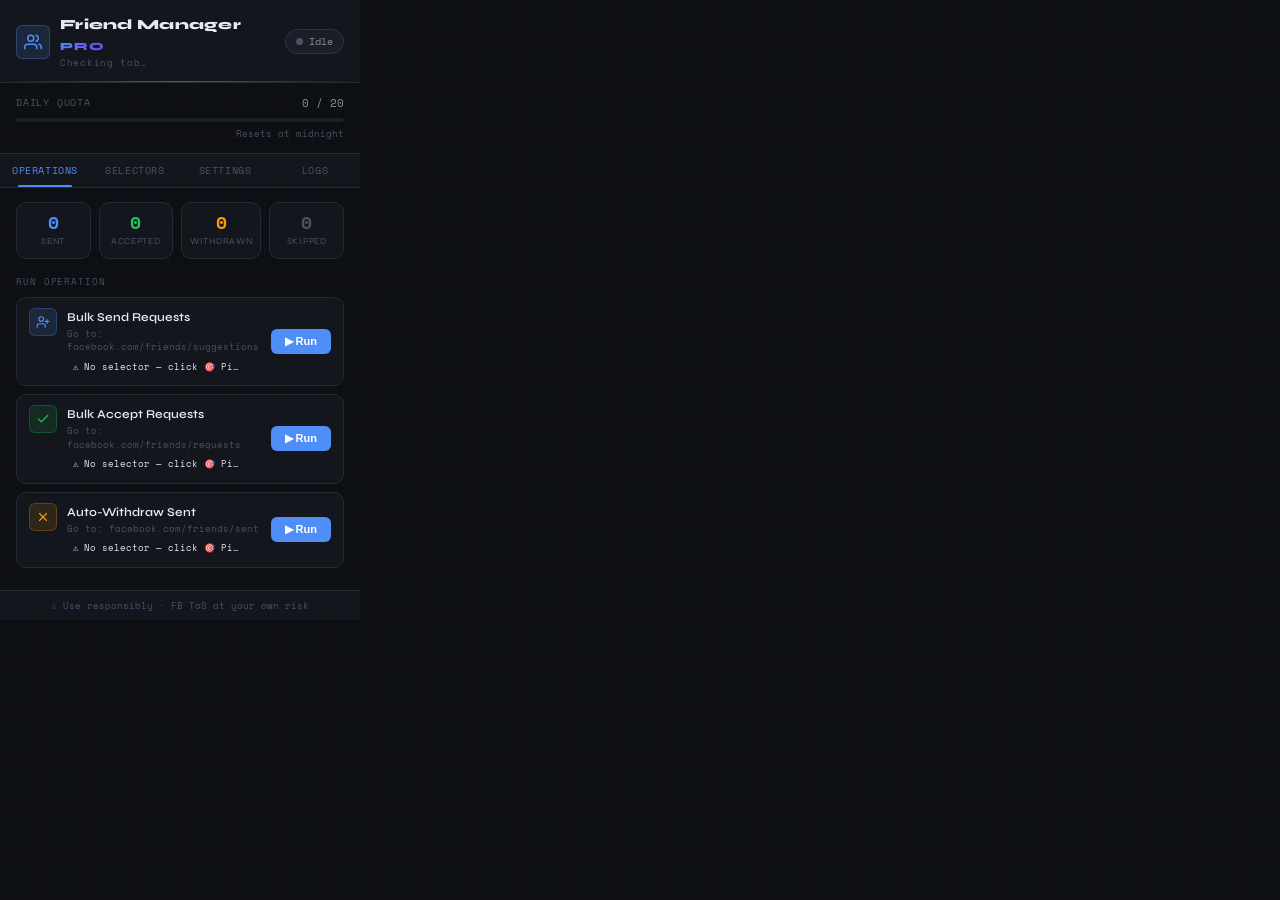
<file: fb-extension/popup/popup.html>
<!DOCTYPE html>
<html lang="en">
<head>
  <meta charset="UTF-8" />
  <title>FB Friend Manager Pro</title>
  <link href="https://fonts.googleapis.com/css2?family=Space+Mono:wght@400;700&family=Syne:wght@400;600;800&display=swap" rel="stylesheet"/>
  <link rel="stylesheet" href="popup.css"/>
</head>
<body>

<!-- ── Header ─────────────────────────────────────────────── -->
<header class="app-header">
  <div class="header-brand">
    <div class="brand-icon">
      <svg width="18" height="18" viewBox="0 0 24 24" fill="none">
        <path d="M17 21v-2a4 4 0 0 0-4-4H5a4 4 0 0 0-4 4v2" stroke="currentColor" stroke-width="2" stroke-linecap="round"/>
        <circle cx="9" cy="7" r="4" stroke="currentColor" stroke-width="2"/>
        <path d="M23 21v-2a4 4 0 0 0-3-3.87M16 3.13a4 4 0 0 1 0 7.75" stroke="currentColor" stroke-width="2" stroke-linecap="round"/>
      </svg>
    </div>
    <div>
      <div class="brand-title">Friend Manager <span class="brand-pro">PRO</span></div>
      <div class="brand-sub" id="tabStatus">Checking tab…</div>
    </div>
  </div>
  <div class="status-badge">
    <span class="status-dot" id="statusDot"></span>
    <span id="statusText">Idle</span>
  </div>
</header>

<!-- ── Quota bar ──────────────────────────────────────────── -->
<section class="quota-section">
  <div class="quota-header">
    <span class="quota-label">Daily Quota</span>
    <span class="quota-count"><span id="quotaUsed">0</span> / <span id="quotaLimit">20</span></span>
  </div>
  <div class="quota-bar-track"><div class="quota-bar-fill" id="quotaFill" style="width:0%"></div></div>
  <div class="quota-reset">Resets <span id="quotaReset">at midnight</span></div>
</section>

<!-- ── Tabs ───────────────────────────────────────────────── -->
<nav class="tab-nav">
  <button class="tab-btn active" data-tab="ops">Operations</button>
  <button class="tab-btn" data-tab="selectors">Selectors</button>
  <button class="tab-btn" data-tab="settings">Settings</button>
  <button class="tab-btn" data-tab="logs">Logs</button>
</nav>

<!-- ════════════ TAB: Operations ════════════ -->
<div class="tab-content active" id="tab-ops">

  <!-- Running state -->
  <div class="running-block hidden" id="runningBlock">
    <div class="running-label" id="runningLabel">Working…</div>
    <div class="running-hint" id="runningHint">Watch the Facebook tab for progress</div>
    <button class="btn-stop" id="btnStop">■ Stop</button>
  </div>

  <!-- Stats -->
  <div class="stats-grid">
    <div class="stat-card"><div class="stat-value" id="stSent">0</div><div class="stat-label">Sent</div></div>
    <div class="stat-card"><div class="stat-value green" id="stAccepted">0</div><div class="stat-label">Accepted</div></div>
    <div class="stat-card"><div class="stat-value amber" id="stWithdrawn">0</div><div class="stat-label">Withdrawn</div></div>
    <div class="stat-card"><div class="stat-value muted" id="stSkipped">0</div><div class="stat-label">Skipped</div></div>
  </div>

  <div class="op-group-title">Run Operation</div>

  <!-- Send -->
  <div class="op-card" id="opSend">
    <div class="op-card-left">
      <div class="op-icon blue">
        <svg width="14" height="14" viewBox="0 0 24 24" fill="none">
          <path d="M16 21v-2a4 4 0 0 0-4-4H6a4 4 0 0 0-4 4v2" stroke="currentColor" stroke-width="2" stroke-linecap="round"/>
          <circle cx="9" cy="7" r="4" stroke="currentColor" stroke-width="2"/>
          <line x1="19" y1="8" x2="19" y2="14" stroke="currentColor" stroke-width="2" stroke-linecap="round"/>
          <line x1="22" y1="11" x2="16" y2="11" stroke="currentColor" stroke-width="2" stroke-linecap="round"/>
        </svg>
      </div>
      <div>
        <div class="op-name">Bulk Send Requests</div>
        <div class="op-hint">Go to: facebook.com/friends/suggestions</div>
        <div class="op-sel-preview" id="selPreviewSend">⚠ No selector — click 🎯 Pick first</div>
      </div>
    </div>
    <button class="btn-run" id="btnRunSend">▶ Run</button>
  </div>

  <!-- Accept -->
  <div class="op-card" id="opAccept">
    <div class="op-card-left">
      <div class="op-icon green">
        <svg width="14" height="14" viewBox="0 0 24 24" fill="none">
          <polyline points="20 6 9 17 4 12" stroke="currentColor" stroke-width="2" stroke-linecap="round" stroke-linejoin="round"/>
        </svg>
      </div>
      <div>
        <div class="op-name">Bulk Accept Requests</div>
        <div class="op-hint">Go to: facebook.com/friends/requests</div>
        <div class="op-sel-preview" id="selPreviewAccept">⚠ No selector — click 🎯 Pick first</div>
      </div>
    </div>
    <button class="btn-run" id="btnRunAccept">▶ Run</button>
  </div>

  <!-- Withdraw -->
  <div class="op-card" id="opWithdraw">
    <div class="op-card-left">
      <div class="op-icon amber">
        <svg width="14" height="14" viewBox="0 0 24 24" fill="none">
          <line x1="18" y1="6" x2="6" y2="18" stroke="currentColor" stroke-width="2" stroke-linecap="round"/>
          <line x1="6" y1="6" x2="18" y2="18" stroke="currentColor" stroke-width="2" stroke-linecap="round"/>
        </svg>
      </div>
      <div>
        <div class="op-name">Auto-Withdraw Sent</div>
        <div class="op-hint">Go to: facebook.com/friends/sent</div>
        <div class="op-sel-preview" id="selPreviewWithdraw">⚠ No selector — click 🎯 Pick first</div>
      </div>
    </div>
    <button class="btn-run" id="btnRunWithdraw">▶ Run</button>
  </div>

</div>

<!-- ════════════ TAB: Selectors ════════════ -->
<div class="tab-content" id="tab-selectors">
  <div class="sel-intro">
    Click <strong>🎯 Pick</strong>, then click any button on the Facebook page.
    The extension will learn its selector automatically.
  </div>

  <div class="sel-card">
    <div class="sel-card-top">
      <div>
        <div class="sel-card-title blue">Send Request Button</div>
        <div class="sel-card-page">On: facebook.com/friends/suggestions</div>
      </div>
      <button class="btn-pick" data-mode="send">🎯 Pick</button>
    </div>
    <div class="sel-display" id="sdSend">Not set</div>
    <button class="btn-clear-sel" data-mode="send">Clear</button>
  </div>

  <div class="sel-card">
    <div class="sel-card-top">
      <div>
        <div class="sel-card-title green">Accept Request Button</div>
        <div class="sel-card-page">On: facebook.com/friends/requests</div>
      </div>
      <button class="btn-pick" data-mode="accept">🎯 Pick</button>
    </div>
    <div class="sel-display" id="sdAccept">Not set</div>
    <button class="btn-clear-sel" data-mode="accept">Clear</button>
  </div>

  <div class="sel-card">
    <div class="sel-card-top">
      <div>
        <div class="sel-card-title amber">Withdraw / Cancel Button</div>
        <div class="sel-card-page">On: facebook.com/friends/sent</div>
      </div>
      <button class="btn-pick" data-mode="withdraw">🎯 Pick</button>
    </div>
    <div class="sel-display" id="sdWithdraw">Not set</div>
    <button class="btn-clear-sel" data-mode="withdraw">Clear</button>
  </div>

  <div class="sel-note">
    💡 After clicking 🎯 Pick, the popup closes. Look for the blue floating panel on the Facebook page.
  </div>
</div>

<!-- ════════════ TAB: Settings ════════════ -->
<div class="tab-content" id="tab-settings">
  <div class="settings-group">
    <div class="sg-title">Rate Limiting</div>
    <div class="setting-row">
      <label>Daily Action Limit</label>
      <div class="setting-ctrl"><input type="number" id="sDaily" min="1" max="50" value="20"/><span>/ day</span></div>
    </div>
    <div class="setting-row">
      <label>Min Delay</label>
      <div class="setting-ctrl"><input type="number" id="sMinDelay" min="1" max="60" value="3"/><span>sec</span></div>
    </div>
    <div class="setting-row">
      <label>Max Delay</label>
      <div class="setting-ctrl"><input type="number" id="sMaxDelay" min="5" max="120" value="12"/><span>sec</span></div>
    </div>
  </div>
  <div class="settings-group">
    <div class="sg-title">Safety</div>
    <div class="toggle-row">
      <div><div class="tl">Auto-pause on CAPTCHA</div><div class="td">Stop if CAPTCHA appears</div></div>
      <label class="toggle"><input type="checkbox" id="tCaptcha" checked/><span class="knob"></span></label>
    </div>
    <div class="toggle-row">
      <div><div class="tl">Auto-pause on warning</div><div class="td">Stop on FB rate-limit warning</div></div>
      <label class="toggle"><input type="checkbox" id="tWarning" checked/><span class="knob"></span></label>
    </div>
    <div class="toggle-row">
      <div><div class="tl">Random scroll</div><div class="td">Scroll between actions</div></div>
      <label class="toggle"><input type="checkbox" id="tScroll" checked/><span class="knob"></span></label>
    </div>
  </div>
  <div class="settings-group">
    <div class="sg-title">Whitelist / Blacklist</div>
    <div class="list-row">
      <label>Whitelist <span class="list-hint">(only these users)</span></label>
      <textarea id="tWhitelist" placeholder="One username or ID per line"></textarea>
    </div>
    <div class="list-row">
      <label>Blacklist <span class="list-hint">(never touch these)</span></label>
      <textarea id="tBlacklist" placeholder="One username or ID per line"></textarea>
    </div>
  </div>
  <div class="save-row">
    <button class="btn-save" id="btnSave">Save Settings</button>
    <span class="save-ok hidden" id="saveOk">✓ Saved</span>
  </div>
</div>

<!-- ════════════ TAB: Logs ════════════ -->
<div class="tab-content" id="tab-logs">
  <div class="logs-bar">
    <span id="logsCount">0 entries</span>
    <button class="btn-clear-logs" id="btnClearLogs">Clear</button>
  </div>
  <div class="log-list" id="logList">
    <div class="log-empty">No activity yet.</div>
  </div>
</div>

<footer class="app-footer">⚠️ Use responsibly · FB ToS at your own risk</footer>

<script src="popup.js"></script>
</body>
</html>
</file>
<file: fb-extension/popup/popup.css>
/* ══════════════════════════════════════════════════════════════
   FB Friend Manager Pro — Popup Styles
   Aesthetic: Dark industrial terminal with neon-blue accents
   Font: Syne (headings) + Space Mono (data/code)
   ══════════════════════════════════════════════════════════════ */

@import url('https://fonts.googleapis.com/css2?family=Space+Mono:wght@400;700&family=Syne:wght@400;600;800&display=swap');

/* ── CSS Variables ──────────────────────────────────────────── */
:root {
  --bg-base:        #0d0f13;
  --bg-surface:     #13161c;
  --bg-elevated:    #1a1e27;
  --bg-hover:       #1f2330;

  --border:         #252938;
  --border-bright:  #2e3447;

  --accent:         #4f8ef7;
  --accent-glow:    rgba(79, 142, 247, 0.15);
  --accent-dim:     rgba(79, 142, 247, 0.6);

  --green:          #22c55e;
  --green-glow:     rgba(34, 197, 94, 0.12);
  --amber:          #f59e0b;
  --amber-glow:     rgba(245, 158, 11, 0.12);
  --red:            #ef4444;
  --red-glow:       rgba(239, 68, 68, 0.12);

  --text-primary:   #e8eaf0;
  --text-secondary: #8892a4;
  --text-muted:     #4a5268;

  --font-display:   'Syne', sans-serif;
  --font-mono:      'Space Mono', monospace;

  --radius-sm:      6px;
  --radius-md:      10px;
  --radius-lg:      14px;

  --shadow:         0 4px 20px rgba(0,0,0,0.4);
  --shadow-accent:  0 0 20px rgba(79, 142, 247, 0.2);
}

/* ── Reset ──────────────────────────────────────────────────── */
*, *::before, *::after { box-sizing: border-box; margin: 0; padding: 0; }

/* ── Base ───────────────────────────────────────────────────── */
body {
  width: 360px;
  min-height: 480px;
  background: var(--bg-base);
  color: var(--text-primary);
  font-family: var(--font-display);
  font-size: 13px;
  line-height: 1.5;
  overflow-x: hidden;

  /* Subtle grid texture */
  background-image:
    linear-gradient(rgba(79,142,247,0.03) 1px, transparent 1px),
    linear-gradient(90deg, rgba(79,142,247,0.03) 1px, transparent 1px);
  background-size: 24px 24px;
}

/* ── Utilities ──────────────────────────────────────────────── */
.hidden { display: none !important; }
.accent-green { color: var(--green); }
.accent-amber { color: var(--amber); }
.accent-red   { color: var(--red); }

/* ── Header ─────────────────────────────────────────────────── */
.app-header {
  display: flex;
  align-items: center;
  justify-content: space-between;
  padding: 14px 16px 12px;
  border-bottom: 1px solid var(--border);
  background: var(--bg-surface);
  position: relative;
}

.app-header::after {
  content: '';
  position: absolute;
  bottom: 0; left: 0; right: 0;
  height: 1px;
  background: linear-gradient(90deg, transparent, var(--accent-dim), transparent);
}

.header-brand {
  display: flex;
  align-items: center;
  gap: 10px;
}

.brand-icon {
  width: 34px;
  height: 34px;
  border-radius: var(--radius-sm);
  background: var(--accent-glow);
  border: 1px solid rgba(79,142,247,0.3);
  display: flex;
  align-items: center;
  justify-content: center;
  color: var(--accent);
  flex-shrink: 0;
}

.brand-title {
  font-size: 14px;
  font-weight: 800;
  letter-spacing: 0.02em;
  color: var(--text-primary);
}

.brand-pro {
  background: linear-gradient(135deg, var(--accent), #7c3aed);
  -webkit-background-clip: text;
  -webkit-text-fill-color: transparent;
  background-clip: text;
  font-size: 11px;
  font-weight: 800;
  letter-spacing: 0.1em;
}

.brand-sub {
  font-family: var(--font-mono);
  font-size: 9px;
  color: var(--text-muted);
  letter-spacing: 0.08em;
}

/* Status badge */
.status-badge {
  display: flex;
  align-items: center;
  gap: 6px;
  background: var(--bg-elevated);
  border: 1px solid var(--border-bright);
  border-radius: 20px;
  padding: 4px 10px;
  font-family: var(--font-mono);
  font-size: 10px;
  color: var(--text-secondary);
}

.status-dot {
  width: 7px;
  height: 7px;
  border-radius: 50%;
  background: var(--text-muted);
  transition: background 0.3s, box-shadow 0.3s;
}

.status-dot.running {
  background: var(--green);
  box-shadow: 0 0 8px var(--green);
  animation: pulse 1.2s infinite;
}

.status-dot.paused  { background: var(--amber); box-shadow: 0 0 8px var(--amber); }
.status-dot.error   { background: var(--red);   box-shadow: 0 0 8px var(--red); }

@keyframes pulse {
  0%, 100% { opacity: 1; }
  50%       { opacity: 0.4; }
}

/* ── Tab Warning ────────────────────────────────────────────── */
.tab-warning {
  display: flex;
  align-items: center;
  gap: 8px;
  margin: 10px 14px 0;
  padding: 8px 12px;
  background: rgba(245,158,11,0.08);
  border: 1px solid rgba(245,158,11,0.25);
  border-radius: var(--radius-sm);
  color: var(--amber);
  font-size: 11px;
  font-family: var(--font-mono);
}

/* ── Pause Banner ───────────────────────────────────────────── */
.pause-banner {
  display: flex;
  align-items: center;
  gap: 10px;
  margin: 10px 14px 0;
  padding: 10px 12px;
  background: rgba(239,68,68,0.08);
  border: 1px solid rgba(239,68,68,0.3);
  border-radius: var(--radius-md);
}

.pause-icon { font-size: 18px; }

.pause-title {
  font-weight: 700;
  font-size: 12px;
  color: var(--red);
}

.pause-reason {
  font-family: var(--font-mono);
  font-size: 10px;
  color: var(--text-secondary);
  max-width: 180px;
  overflow: hidden;
  text-overflow: ellipsis;
  white-space: nowrap;
}

.btn-resume {
  margin-left: auto;
  background: var(--red);
  color: white;
  border: none;
  border-radius: var(--radius-sm);
  padding: 5px 12px;
  font-size: 11px;
  font-weight: 700;
  cursor: pointer;
  transition: opacity 0.2s;
}
.btn-resume:hover { opacity: 0.85; }

/* ── Quota Bar ──────────────────────────────────────────────── */
.quota-section {
  padding: 12px 16px;
  border-bottom: 1px solid var(--border);
}

.quota-header {
  display: flex;
  justify-content: space-between;
  align-items: center;
  margin-bottom: 7px;
}

.quota-label {
  font-family: var(--font-mono);
  font-size: 10px;
  color: var(--text-muted);
  text-transform: uppercase;
  letter-spacing: 0.08em;
}

.quota-count {
  font-family: var(--font-mono);
  font-size: 11px;
  color: var(--text-secondary);
}

.quota-bar-track {
  height: 4px;
  background: var(--bg-elevated);
  border-radius: 99px;
  overflow: hidden;
}

.quota-bar-fill {
  height: 100%;
  background: linear-gradient(90deg, var(--accent), #7c3aed);
  border-radius: 99px;
  transition: width 0.5s ease;
}

.quota-bar-fill.near-limit { background: linear-gradient(90deg, var(--amber), var(--red)); }

.quota-reset {
  font-family: var(--font-mono);
  font-size: 9px;
  color: var(--text-muted);
  margin-top: 5px;
  text-align: right;
}

/* ── Tab Nav ────────────────────────────────────────────────── */
.tab-nav {
  display: grid;
  grid-template-columns: repeat(4, 1fr);
  border-bottom: 1px solid var(--border);
  background: var(--bg-surface);
}

.tab-btn {
  background: none;
  border: none;
  padding: 9px 4px;
  font-family: var(--font-mono);
  font-size: 10px;
  color: var(--text-muted);
  cursor: pointer;
  letter-spacing: 0.06em;
  text-transform: uppercase;
  transition: color 0.2s, background 0.2s;
  position: relative;
}

.tab-btn:hover { color: var(--text-secondary); background: var(--bg-hover); }

.tab-btn.active {
  color: var(--accent);
}

.tab-btn.active::after {
  content: '';
  position: absolute;
  bottom: 0; left: 20%; right: 20%;
  height: 2px;
  background: var(--accent);
  border-radius: 99px;
}

/* ── Tab Content ────────────────────────────────────────────── */
.tab-content {
  display: none;
  padding: 14px 16px;
  min-height: 280px;
}

.tab-content.active { display: block; }

/* ── Progress Block ─────────────────────────────────────────── */
.progress-block {
  display: flex;
  align-items: center;
  gap: 12px;
  background: var(--bg-elevated);
  border: 1px solid var(--border-bright);
  border-radius: var(--radius-md);
  padding: 12px 14px;
  margin-bottom: 14px;
}

.progress-op-label {
  font-weight: 600;
  font-size: 12px;
  color: var(--accent);
}

.progress-stats {
  font-family: var(--font-mono);
  font-size: 10px;
  color: var(--text-muted);
}

.spinner {
  margin-left: auto;
  width: 16px;
  height: 16px;
  border: 2px solid var(--border-bright);
  border-top-color: var(--accent);
  border-radius: 50%;
  animation: spin 0.7s linear infinite;
  flex-shrink: 0;
}

@keyframes spin { to { transform: rotate(360deg); } }

/* ── Stats Grid ─────────────────────────────────────────────── */
.stats-grid {
  display: grid;
  grid-template-columns: repeat(4, 1fr);
  gap: 8px;
  margin-bottom: 16px;
}

.stat-card {
  background: var(--bg-surface);
  border: 1px solid var(--border);
  border-radius: var(--radius-md);
  padding: 10px 8px;
  text-align: center;
  transition: border-color 0.2s;
}

.stat-card:hover { border-color: var(--border-bright); }

.stat-value {
  font-family: var(--font-mono);
  font-size: 18px;
  font-weight: 700;
  color: var(--accent);
  line-height: 1;
  margin-bottom: 4px;
}

.stat-label {
  font-size: 9px;
  color: var(--text-muted);
  text-transform: uppercase;
  letter-spacing: 0.08em;
}

/* ── Operation Buttons ──────────────────────────────────────── */
.op-section-title {
  font-family: var(--font-mono);
  font-size: 9px;
  text-transform: uppercase;
  letter-spacing: 0.1em;
  color: var(--text-muted);
  margin-bottom: 8px;
}

.op-btn {
  width: 100%;
  display: flex;
  align-items: center;
  gap: 12px;
  background: var(--bg-surface);
  border: 1px solid var(--border);
  border-radius: var(--radius-md);
  padding: 11px 14px;
  margin-bottom: 8px;
  cursor: pointer;
  text-align: left;
  transition: all 0.2s;
  position: relative;
  overflow: hidden;
}

.op-btn::before {
  content: '';
  position: absolute;
  inset: 0;
  opacity: 0;
  transition: opacity 0.2s;
}

.op-btn:hover { border-color: var(--border-bright); transform: translateY(-1px); }
.op-btn:hover::before { opacity: 1; }
.op-btn:active { transform: translateY(0); }

.op-send::before   { background: linear-gradient(90deg, rgba(79,142,247,0.05), transparent); }
.op-accept::before { background: linear-gradient(90deg, rgba(34,197,94,0.05), transparent); }
.op-withdraw::before { background: linear-gradient(90deg, rgba(245,158,11,0.05), transparent); }

.op-btn-icon {
  width: 30px;
  height: 30px;
  border-radius: var(--radius-sm);
  display: flex;
  align-items: center;
  justify-content: center;
  flex-shrink: 0;
}

.op-send .op-btn-icon     { background: var(--accent-glow); color: var(--accent); border: 1px solid rgba(79,142,247,0.25); }
.op-accept .op-btn-icon   { background: var(--green-glow);  color: var(--green);  border: 1px solid rgba(34,197,94,0.25); }
.op-withdraw .op-btn-icon { background: var(--amber-glow);  color: var(--amber);  border: 1px solid rgba(245,158,11,0.25); }

.op-btn-label {
  font-size: 12px;
  font-weight: 600;
  color: var(--text-primary);
}

.op-btn-desc {
  font-size: 10px;
  color: var(--text-muted);
  font-family: var(--font-mono);
}

.op-btn-arrow {
  margin-left: auto;
  color: var(--text-muted);
  font-size: 14px;
  transition: transform 0.2s, color 0.2s;
}

.op-btn:hover .op-btn-arrow { transform: translateX(3px); color: var(--text-secondary); }

/* Stop button */
.btn-stop {
  width: 100%;
  display: flex;
  align-items: center;
  justify-content: center;
  gap: 8px;
  background: rgba(239,68,68,0.1);
  border: 1px solid rgba(239,68,68,0.3);
  border-radius: var(--radius-md);
  color: var(--red);
  padding: 10px;
  font-size: 12px;
  font-weight: 700;
  cursor: pointer;
  margin-top: 4px;
  transition: all 0.2s;
}

.btn-stop:hover { background: rgba(239,68,68,0.18); border-color: var(--red); }

/* ── Settings ───────────────────────────────────────────────── */
.settings-group {
  margin-bottom: 16px;
}

.settings-group-title {
  font-family: var(--font-mono);
  font-size: 9px;
  text-transform: uppercase;
  letter-spacing: 0.1em;
  color: var(--text-muted);
  margin-bottom: 8px;
  padding-bottom: 6px;
  border-bottom: 1px solid var(--border);
}

.setting-row {
  display: flex;
  align-items: center;
  justify-content: space-between;
  padding: 8px 0;
  border-bottom: 1px solid var(--border);
}

.setting-row:last-child { border-bottom: none; }

.setting-label {
  font-size: 12px;
  color: var(--text-secondary);
}

.setting-control {
  display: flex;
  align-items: center;
  gap: 6px;
}

.setting-input {
  width: 56px;
  background: var(--bg-elevated);
  border: 1px solid var(--border-bright);
  border-radius: var(--radius-sm);
  color: var(--text-primary);
  font-family: var(--font-mono);
  font-size: 12px;
  padding: 4px 8px;
  text-align: right;
  outline: none;
  transition: border-color 0.2s;
}

.setting-input:focus { border-color: var(--accent); }

.setting-unit {
  font-family: var(--font-mono);
  font-size: 10px;
  color: var(--text-muted);
}

/* Toggle row */
.toggle-row {
  display: flex;
  align-items: center;
  justify-content: space-between;
  padding: 9px 0;
  border-bottom: 1px solid var(--border);
}

.toggle-row:last-child { border-bottom: none; }

.toggle-label {
  font-size: 12px;
  color: var(--text-secondary);
}

.toggle-desc {
  font-size: 10px;
  color: var(--text-muted);
  font-family: var(--font-mono);
  margin-top: 1px;
}

/* Toggle switch */
.toggle-switch {
  position: relative;
  width: 36px;
  height: 20px;
  flex-shrink: 0;
  cursor: pointer;
}

.toggle-switch input { opacity: 0; width: 0; height: 0; position: absolute; }

.toggle-knob {
  position: absolute;
  inset: 0;
  background: var(--bg-elevated);
  border: 1px solid var(--border-bright);
  border-radius: 99px;
  transition: all 0.25s;
}

.toggle-knob::after {
  content: '';
  position: absolute;
  top: 2px; left: 2px;
  width: 14px; height: 14px;
  background: var(--text-muted);
  border-radius: 50%;
  transition: all 0.25s;
}

.toggle-switch input:checked + .toggle-knob {
  background: var(--accent-glow);
  border-color: var(--accent);
}

.toggle-switch input:checked + .toggle-knob::after {
  transform: translateX(16px);
  background: var(--accent);
  box-shadow: 0 0 6px var(--accent);
}

.settings-actions {
  display: flex;
  align-items: center;
  gap: 12px;
  padding-top: 4px;
}

/* ── Save button (shared) ───────────────────────────────────── */
.btn-save {
  background: var(--accent);
  color: white;
  border: none;
  border-radius: var(--radius-sm);
  padding: 8px 20px;
  font-family: var(--font-display);
  font-size: 12px;
  font-weight: 700;
  cursor: pointer;
  transition: opacity 0.2s, box-shadow 0.2s;
}

.btn-save:hover { opacity: 0.88; box-shadow: 0 0 14px rgba(79,142,247,0.4); }

.save-confirm {
  font-family: var(--font-mono);
  font-size: 11px;
  color: var(--green);
  animation: fadeIn 0.3s ease;
}

@keyframes fadeIn { from { opacity: 0; } to { opacity: 1; } }

/* ── Lists ──────────────────────────────────────────────────── */
.list-section { margin-bottom: 14px; }

.list-header { margin-bottom: 6px; }

.list-title {
  display: flex;
  align-items: center;
  gap: 7px;
  font-size: 12px;
  font-weight: 600;
  color: var(--text-secondary);
  margin-bottom: 2px;
}

.list-dot {
  width: 7px; height: 7px;
  border-radius: 50%;
}

.list-dot.green { background: var(--green); box-shadow: 0 0 6px var(--green); }
.list-dot.red   { background: var(--red);   box-shadow: 0 0 6px var(--red); }

.list-hint {
  font-family: var(--font-mono);
  font-size: 9px;
  color: var(--text-muted);
}

.list-textarea {
  width: 100%;
  height: 70px;
  background: var(--bg-elevated);
  border: 1px solid var(--border-bright);
  border-radius: var(--radius-sm);
  color: var(--text-primary);
  font-family: var(--font-mono);
  font-size: 10px;
  padding: 8px 10px;
  resize: vertical;
  outline: none;
  line-height: 1.6;
  transition: border-color 0.2s;
}

.list-textarea:focus { border-color: var(--accent); }
.list-textarea::placeholder { color: var(--text-muted); }

/* ── Logs ───────────────────────────────────────────────────── */
.logs-toolbar {
  display: flex;
  justify-content: space-between;
  align-items: center;
  margin-bottom: 8px;
}

.logs-count {
  font-family: var(--font-mono);
  font-size: 10px;
  color: var(--text-muted);
}

.btn-clear-logs {
  background: none;
  border: 1px solid var(--border-bright);
  border-radius: var(--radius-sm);
  color: var(--text-muted);
  font-size: 10px;
  padding: 3px 10px;
  cursor: pointer;
  transition: color 0.2s, border-color 0.2s;
}

.btn-clear-logs:hover { color: var(--red); border-color: var(--red); }

.log-list {
  max-height: 240px;
  overflow-y: auto;
  display: flex;
  flex-direction: column;
  gap: 4px;
}

.log-list::-webkit-scrollbar { width: 4px; }
.log-list::-webkit-scrollbar-track { background: transparent; }
.log-list::-webkit-scrollbar-thumb { background: var(--border-bright); border-radius: 99px; }

.log-entry {
  display: flex;
  gap: 8px;
  background: var(--bg-surface);
  border: 1px solid var(--border);
  border-radius: var(--radius-sm);
  padding: 6px 10px;
  font-family: var(--font-mono);
  font-size: 10px;
  line-height: 1.4;
  transition: border-color 0.15s;
}

.log-entry:hover { border-color: var(--border-bright); }
.log-entry.success { border-left: 2px solid var(--green); }
.log-entry.warn    { border-left: 2px solid var(--amber); }
.log-entry.critical { border-left: 2px solid var(--red); }
.log-entry.info    { border-left: 2px solid var(--accent); }

.log-time { color: var(--text-muted); flex-shrink: 0; }
.log-type { color: var(--accent); flex-shrink: 0; min-width: 70px; }
.log-msg  { color: var(--text-secondary); overflow: hidden; text-overflow: ellipsis; white-space: nowrap; }

.log-empty {
  text-align: center;
  padding: 30px;
  font-family: var(--font-mono);
  font-size: 11px;
  color: var(--text-muted);
}

/* ── Footer ─────────────────────────────────────────────────── */
.app-footer {
  border-top: 1px solid var(--border);
  padding: 8px 16px;
  text-align: center;
  font-family: var(--font-mono);
  font-size: 9px;
  color: var(--text-muted);
  background: var(--bg-surface);
}

/* ── v2 additions ─────────────────────────────────────────── */

/* Op card layout */
.op-group-title {
  font-family: var(--font-mono); font-size: 9px; text-transform: uppercase;
  letter-spacing: .1em; color: var(--text-muted); margin-bottom: 8px;
}
.op-card {
  display: flex; align-items: center; justify-content: space-between;
  background: var(--bg-surface); border: 1px solid var(--border);
  border-radius: var(--radius-md); padding: 10px 12px; margin-bottom: 8px;
  gap: 10px;
}
.op-card-left { display: flex; align-items: flex-start; gap: 10px; flex: 1; min-width: 0; }
.op-icon {
  width: 28px; height: 28px; border-radius: var(--radius-sm);
  display: flex; align-items: center; justify-content: center; flex-shrink: 0;
}
.op-icon.blue  { background: var(--accent-glow); color: var(--accent); border: 1px solid rgba(79,142,247,.25); }
.op-icon.green { background: var(--green-glow);  color: var(--green);  border: 1px solid rgba(34,197,94,.25); }
.op-icon.amber { background: var(--amber-glow);  color: var(--amber);  border: 1px solid rgba(245,158,11,.25); }

.op-name  { font-size: 12px; font-weight: 600; color: var(--text-primary); }
.op-hint  { font-family: var(--font-mono); font-size: 9px; color: var(--text-muted); margin-top: 1px; }
.op-sel-preview {
  font-family: var(--font-mono); font-size: 9px; margin-top: 4px;
  padding: 2px 6px; border-radius: 3px; max-width: 180px;
  overflow: hidden; text-overflow: ellipsis; white-space: nowrap;
}
.op-sel-preview.has-sel { background: rgba(34,197,94,.1); color: var(--green); }
.op-sel-preview.no-sel  { color: var(--amber); }

.btn-run {
  background: var(--accent); color: white; border: none;
  border-radius: var(--radius-sm); padding: 6px 14px; font-size: 11px;
  font-weight: 700; cursor: pointer; white-space: nowrap; flex-shrink: 0;
  transition: opacity .2s;
}
.btn-run:hover { opacity: .85; }
.btn-run:disabled { opacity: .35; cursor: not-allowed; }

/* Running block */
.running-block {
  background: var(--bg-elevated); border: 1px solid var(--border-bright);
  border-radius: var(--radius-md); padding: 12px; margin-bottom: 12px;
  display: flex; align-items: center; gap: 10px;
}
.running-label { font-weight: 700; font-size: 12px; color: var(--accent); flex: 1; }
.running-hint { font-family: var(--font-mono); font-size: 9px; color: var(--text-muted); }
.btn-stop {
  background: rgba(239,68,68,.15); color: var(--red); border: 1px solid rgba(239,68,68,.3);
  border-radius: var(--radius-sm); padding: 5px 12px; font-size: 11px; font-weight: 700;
  cursor: pointer; white-space: nowrap;
}
.btn-stop:hover { background: rgba(239,68,68,.25); }

/* Selector tab */
.sel-intro {
  font-size: 12px; color: var(--text-secondary); line-height: 1.5;
  margin-bottom: 12px; padding: 8px 10px;
  background: var(--accent-glow); border-radius: var(--radius-sm);
  border-left: 2px solid var(--accent);
}
.sel-card {
  background: var(--bg-surface); border: 1px solid var(--border);
  border-radius: var(--radius-md); padding: 10px 12px; margin-bottom: 10px;
}
.sel-card-top { display: flex; align-items: flex-start; justify-content: space-between; gap: 8px; margin-bottom: 8px; }
.sel-card-title { font-size: 12px; font-weight: 600; }
.sel-card-title.blue  { color: var(--accent); }
.sel-card-title.green { color: var(--green); }
.sel-card-title.amber { color: var(--amber); }
.sel-card-page { font-family: var(--font-mono); font-size: 9px; color: var(--text-muted); margin-top: 2px; }
.btn-pick {
  background: var(--bg-elevated); border: 1px solid var(--border-bright);
  color: var(--text-secondary); border-radius: var(--radius-sm);
  padding: 5px 10px; font-size: 11px; font-weight: 700; cursor: pointer;
  white-space: nowrap; transition: all .2s; flex-shrink: 0;
}
.btn-pick:hover { border-color: var(--accent); color: var(--accent); }
.sel-display {
  font-family: var(--font-mono); font-size: 10px; word-break: break-all;
  padding: 6px 8px; background: var(--bg-base); border-radius: 4px;
  color: var(--green); margin-bottom: 6px; min-height: 28px;
  border: 1px solid var(--border);
}
.sel-display.empty { color: var(--text-muted); font-style: italic; }
.btn-clear-sel {
  background: none; border: none; font-size: 10px; color: var(--text-muted);
  cursor: pointer; padding: 0;
}
.btn-clear-sel:hover { color: var(--red); }
.sel-note {
  font-family: var(--font-mono); font-size: 10px; color: var(--text-muted);
  text-align: center; padding: 8px; border-radius: var(--radius-sm);
  background: var(--bg-surface); border: 1px solid var(--border);
}

/* Settings v2 */
.sg-title {
  font-family: var(--font-mono); font-size: 9px; text-transform: uppercase;
  letter-spacing: .1em; color: var(--text-muted); margin-bottom: 8px;
  padding-bottom: 5px; border-bottom: 1px solid var(--border);
}
.list-row { margin-bottom: 10px; }
.list-row label { font-size: 11px; color: var(--text-secondary); display:block; margin-bottom:4px; }
.list-hint { font-size: 9px; color: var(--text-muted); }
.list-row textarea {
  width: 100%; height: 52px; background: var(--bg-elevated);
  border: 1px solid var(--border-bright); border-radius: var(--radius-sm);
  color: var(--text-primary); font-family: var(--font-mono); font-size: 10px;
  padding: 6px 8px; resize: none; outline: none;
}
.list-row textarea:focus { border-color: var(--accent); }
.save-row { display: flex; align-items: center; gap: 10px; margin-top: 4px; }
.save-ok { font-family: var(--font-mono); font-size: 11px; color: var(--green); }

/* Stat value colors */
.stat-value.green { color: var(--green); }
.stat-value.amber { color: var(--amber); }
.stat-value.muted { color: var(--text-muted); }
</file>
